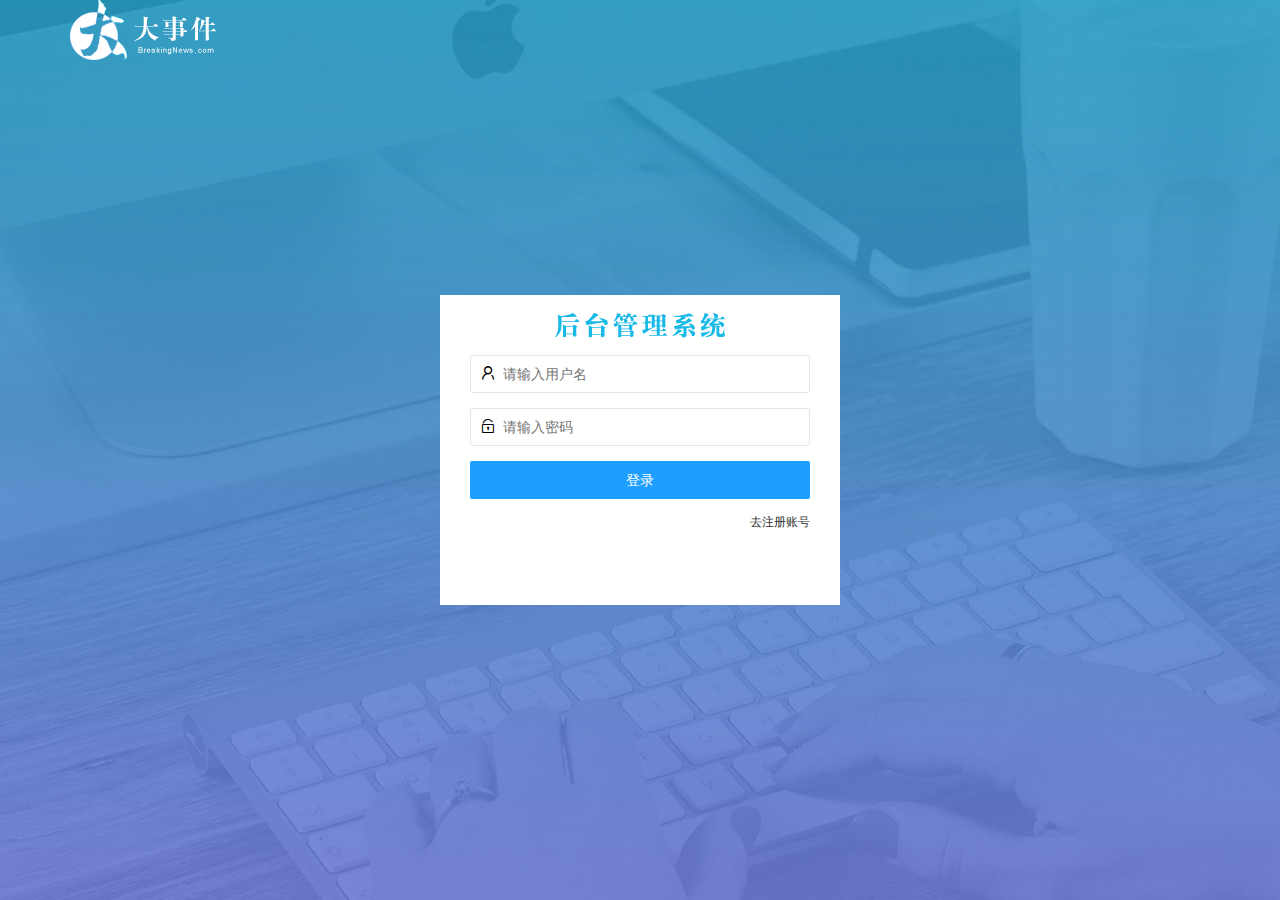
<file: login.html>
<!DOCTYPE html>
<html lang="en">
<head>
    <meta charset="UTF-8">
    <meta name="viewport" content="width=device-width, initial-scale=1.0">
    <title>大事件后台管理系统登陆</title>
       <!-- 导入 LayUI 的样式 -->
       <link rel="stylesheet" href="assets/lib/layui/css/layui.css" />
       <!-- 导入自己的样式表 -->
       <link rel="stylesheet" href="assets/css/login.css" />
</head>
<body>
    <!-- 头部的 Logo 区域 -->
    <div class="layui-main">
        <img src="assets/images/logo.png" alt="" />
      </div>
  
      <!-- 登录注册区域 -->
      <div class="loginAndRegBox">
        <div class="title-box"></div>
        <!-- 登录的div -->
        <div class="login-box">
          <!-- 登录的表单 -->
          <form class="layui-form" id="form_login">
            <!-- 用户名 -->
            <div class="layui-form-item">
              <i class="layui-icon layui-icon-username"></i>
              <input type="text" name="username" required lay-verify="required" placeholder="请输入用户名" autocomplete="off" class="layui-input" />
            </div>
            <!-- 密码 -->
            <div class="layui-form-item">
              <i class="layui-icon layui-icon-password"></i>
              <input type="password" name="password" required lay-verify="required|pwd" placeholder="请输入密码" autocomplete="off" class="layui-input" />
            </div>
            <!-- 登录按钮 -->
            <div class="layui-form-item">
              <!-- 注意：表单提交按钮和普通按钮的区别，就是 lay-submit 属性 -->
              <button class="layui-btn layui-btn-fluid layui-btn-normal" lay-submit>登录</button>
            </div>
            <div class="layui-form-item links">
              <a href="javascript:;" id="link_reg">去注册账号</a>
            </div>
          </form>
        </div>
        <!-- 注册的div -->
        <div class="reg-box">
          <!-- 注册的表单 -->
          <form class="layui-form" id="form_reg">
            <!-- 用户名 -->
            <div class="layui-form-item">
              <i class="layui-icon layui-icon-username"></i>
              <input type="text" name="username" required lay-verify="required" placeholder="请输入用户名" autocomplete="off" class="layui-input" />
            </div>
            <!-- 密码 -->
            <div class="layui-form-item">
              <i class="layui-icon layui-icon-password"></i>
              <input type="password" name="password" required lay-verify="required|pwd" placeholder="请输入密码" autocomplete="off" class="layui-input" />
            </div>
            <!-- 密码确认框 -->
            <div class="layui-form-item">
              <i class="layui-icon layui-icon-password"></i>
              <input type="password" name="repassword" required lay-verify="required|pwd|repwd" placeholder="再次确认密码" autocomplete="off" class="layui-input" />
            </div>
            <!-- 注册按钮 -->
            <div class="layui-form-item">
              <!-- 注意：表单提交按钮和普通按钮的区别，就是 lay-submit 属性 -->
              <button class="layui-btn layui-btn-fluid layui-btn-normal" lay-submit>注册</button>
            </div>
            <div class="layui-form-item links">
              <a href="javascript:;" id="link_login">去登录</a>
            </div>
          </form>
        </div>
      </div>
</body>

    <!-- 导入 Layui 的JS文件 -->
    <script src="assets/lib/layui/layui.all.js"></script>
    <!-- 导入 JQuery -->
    <script src="assets/lib/jquery.js"></script>
    <!-- 导入自己封装的 baseAPI.js -->
    <script src="assets/js/baseAPI.js"></script>
    <!-- 导入自己的 JavaScript 脚本 -->
    <script src="assets/js/login.js"></script>
</html>
</file>
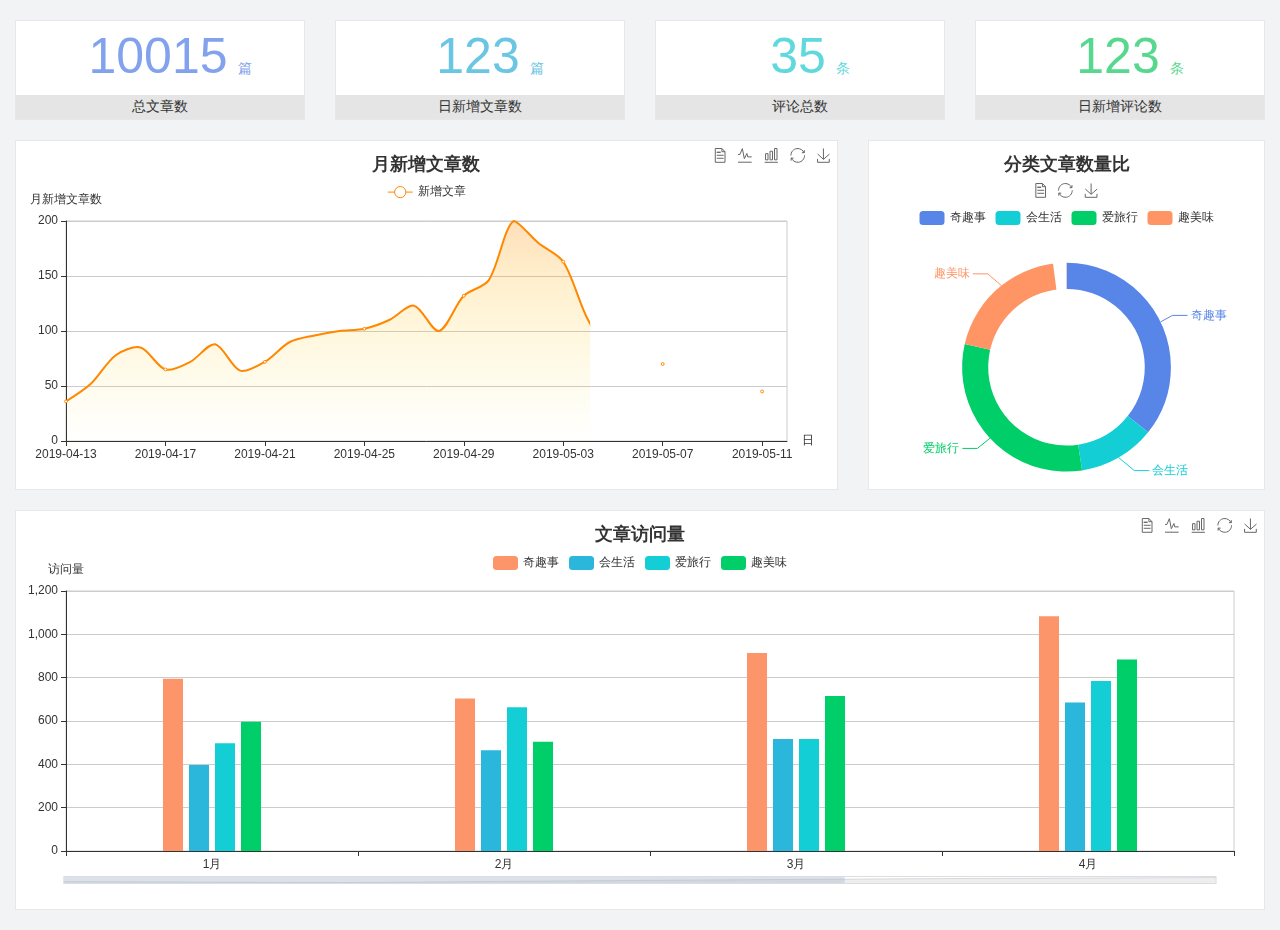
<file: home/dashboard.html>
<!DOCTYPE html>
<html lang="en">

<head>
  <meta charset="UTF-8">
  <meta name="viewport" content="width=device-width, initial-scale=1.0">
  <meta http-equiv="X-UA-Compatible" content="ie=edge">
  <title>图表统计</title>
  <link rel="stylesheet" href="../assets/lib/bootstrap.css" />
  <link rel="stylesheet" href="../assets/lib/main.css" />
  <script src="../assets/lib/jquery.js"></script>
  <script type="text/javascript" src="../assets/lib/echarts.min.js"></script>
</head>

<body>
  <div class="container-fluid">
    <div class="row spannel_list">
      <div class="col-sm-3 col-xs-6">
        <div class="spannel">
          <em>10015</em><span>篇</span>
          <b>总文章数</b>
        </div>
      </div>
      <div class="col-sm-3 col-xs-6">
        <div class="spannel scolor01">
          <em>123</em><span>篇</span>
          <b>日新增文章数</b>
        </div>
      </div>
      <div class="col-sm-3 col-xs-6">
        <div class="spannel scolor02">
          <em>35</em><span>条</span>
          <b>评论总数</b>
        </div>
      </div>
      <div class="col-sm-3 col-xs-6">
        <div class="spannel scolor03">
          <em>123</em><span>条</span>
          <b>日新增评论数</b>
        </div>
      </div>
    </div>
  </div>

  <div class="container-fluid">
    <div class="row curve-pie">
      <div class="col-lg-8 col-md-8">
        <div class="gragh_pannel" id="curve_show"></div>
      </div>
      <div class="col-lg-4 col-md-4">
        <div class="gragh_pannel" id="pie_show"></div>
      </div>
    </div>
  </div>

  <div class="container-fluid">
    <div class="column_pannel" id="column_show"></div>
  </div>

  <script>
    var oChart = echarts.init(document.getElementById('curve_show'));
    var aList_all = [
      { 'count': 36, 'date': '2019-04-13' },
      { 'count': 52, 'date': '2019-04-14' },
      { 'count': 78, 'date': '2019-04-15' },
      { 'count': 85, 'date': '2019-04-16' },
      { 'count': 65, 'date': '2019-04-17' },
      { 'count': 72, 'date': '2019-04-18' },
      { 'count': 88, 'date': '2019-04-19' },
      { 'count': 64, 'date': '2019-04-20' },
      { 'count': 72, 'date': '2019-04-21' },
      { 'count': 90, 'date': '2019-04-22' },
      { 'count': 96, 'date': '2019-04-23' },
      { 'count': 100, 'date': '2019-04-24' },
      { 'count': 102, 'date': '2019-04-25' },
      { 'count': 110, 'date': '2019-04-26' },
      { 'count': 123, 'date': '2019-04-27' },
      { 'count': 100, 'date': '2019-04-28' },
      { 'count': 132, 'date': '2019-04-29' },
      { 'count': 146, 'date': '2019-04-30' },
      { 'count': 200, 'date': '2019-05-01' },
      { 'count': 180, 'date': '2019-05-02' },
      { 'count': 163, 'date': '2019-05-03' },
      { 'count': 110, 'date': '2019-05-04' },
      { 'count': 80, 'date': '2019-05-05' },
      { 'count': 82, 'date': '2019-05-06' },
      { 'count': 70, 'date': '2019-05-07' },
      { 'count': 65, 'date': '2019-05-08' },
      { 'count': 54, 'date': '2019-05-09' },
      { 'count': 40, 'date': '2019-05-10' },
      { 'count': 45, 'date': '2019-05-11' },
      { 'count': 38, 'date': '2019-05-12' },
    ];

    let aCount = [];
    let aDate = [];

    for (var i = 0; i < aList_all.length; i++) {
      aCount.push(aList_all[i].count);
      aDate.push(aList_all[i].date);
    }

    var chartopt = {
      title: {
        text: '月新增文章数',
        left: 'center',
        top: '10'
      },
      tooltip: {
        trigger: 'axis'
      },
      legend: {
        data: ['新增文章'],
        top: '40'
      },
      toolbox: {
        show: true,
        feature: {
          mark: { show: true },
          dataView: { show: true, readOnly: false },
          magicType: { show: true, type: ['line', 'bar'] },
          restore: { show: true },
          saveAsImage: { show: true }
        }
      },
      calculable: true,
      xAxis: [
        {
          name: '日',
          type: 'category',
          boundaryGap: false,
          data: aDate
        }
      ],
      yAxis: [
        {
          name: '月新增文章数',
          type: 'value'
        }
      ],
      series: [
        {
          name: '新增文章',
          type: 'line',
          smooth: true,
          itemStyle: { normal: { areaStyle: { type: 'default' }, color: '#f80' }, lineStyle: { color: '#f80' } },
          data: aCount
        }],
      areaStyle: {
        normal: {
          color: new echarts.graphic.LinearGradient(0, 0, 0, 1, [{
            offset: 0,
            color: 'rgba(255,136,0,0.39)'
          }, {
            offset: .34,
            color: 'rgba(255,180,0,0.25)'
          }, {
            offset: 1,
            color: 'rgba(255,222,0,0.00)'
          }])

        }
      },
      grid: {
        show: true,
        x: 50,
        x2: 50,
        y: 80,
        height: 220
      }
    };

    oChart.setOption(chartopt);


    var oPie = echarts.init(document.getElementById('pie_show'));
    var oPieopt =
    {
      title: {
        top: 10,
        text: '分类文章数量比',
        x: 'center'
      },
      tooltip: {
        trigger: 'item',
        formatter: "{a} <br/>{b} : {c} ({d}%)"
      },
      color: ['#5885e8', '#13cfd5', '#00ce68', '#ff9565'],
      legend: {
        x: 'center',
        top: 65,
        data: ['奇趣事', '会生活', '爱旅行', '趣美味']
      },
      toolbox: {
        show: true,
        x: 'center',
        top: 35,
        feature: {
          mark: { show: true },
          dataView: { show: true, readOnly: false },
          magicType: {
            show: true,
            type: ['pie', 'funnel'],
            option: {
              funnel: {
                x: '25%',
                width: '50%',
                funnelAlign: 'left',
                max: 1548
              }
            }
          },
          restore: { show: true },
          saveAsImage: { show: true }
        }
      },
      calculable: true,
      series: [
        {
          name: '访问来源',
          type: 'pie',
          radius: ['45%', '60%'],
          center: ['50%', '65%'],
          data: [
            { value: 300, name: '奇趣事' },
            { value: 100, name: '会生活' },
            { value: 260, name: '爱旅行' },
            { value: 180, name: '趣美味' }
          ]
        }
      ]
    };
    oPie.setOption(oPieopt);



    var oColumn = this.echarts.init(document.getElementById('column_show'));
    var oColumnopt =
    {
      title: {
        text: '文章访问量',
        left: 'center',
        top: '10'
      },
      tooltip: {
        trigger: 'axis'
      },
      legend: {
        data: ['奇趣事', '会生活', '爱旅行', '趣美味'],
        top: '40'
      },
      toolbox: {
        show: true,
        feature: {
          mark: { show: true },
          dataView: { show: true, readOnly: false },
          magicType: { show: true, type: ['line', 'bar'] },
          restore: { show: true },
          saveAsImage: { show: true }
        }
      },
      calculable: true,
      xAxis: [
        {
          type: 'category',
          data: ['1月', '2月', '3月', '4月', '5月']
        }
      ],
      yAxis: [
        {
          name: '访问量',
          type: 'value'
        }
      ],
      series: [
        {
          name: '奇趣事',
          type: 'bar',
          barWidth: 20,
          itemStyle: {
            normal: { areaStyle: { type: 'default' }, color: '#fd956a' }
          },
          data: [800, 708, 920, 1090, 1200]
        },
        {
          name: '会生活',
          type: 'bar',
          barWidth: 20,
          itemStyle: {
            normal: { areaStyle: { type: 'default' }, color: '#2bb6db' }
          },
          data: [400, 468, 520, 690, 800]
        },
        {
          name: '爱旅行',
          type: 'bar',
          barWidth: 20,
          itemStyle: {
            normal: { areaStyle: { type: 'default' }, color: '#13cfd5' }
          },
          data: [500, 668, 520, 790, 900]
        },
        {
          name: '趣美味',
          type: 'bar',
          barWidth: 20,
          itemStyle: {
            normal: { areaStyle: { type: 'default' }, color: '#00ce68' }
          },
          data: [600, 508, 720, 890, 1000]
        }
      ],
      grid: {
        show: true,
        x: 50,
        x2: 30,
        y: 80,
        height: 260
      },
      dataZoom: [//给x轴设置滚动条
        {
          start: 0,//默认为0
          end: 100 - 1000 / 31,//默认为100
          type: 'slider',
          show: true,
          xAxisIndex: [0],
          handleSize: 0,//滑动条的 左右2个滑动条的大小
          height: 8,//组件高度
          left: 45, //左边的距离
          right: 50,//右边的距离
          bottom: 26,//右边的距离
          handleColor: '#ddd',//h滑动图标的颜色
          handleStyle: {
            borderColor: "#cacaca",
            borderWidth: "1",
            shadowBlur: 2,
            background: "#ddd",
            shadowColor: "#ddd",
          }
        }]
    };
    oColumn.setOption(oColumnopt);
  </script>
</body>

</html>
</file>
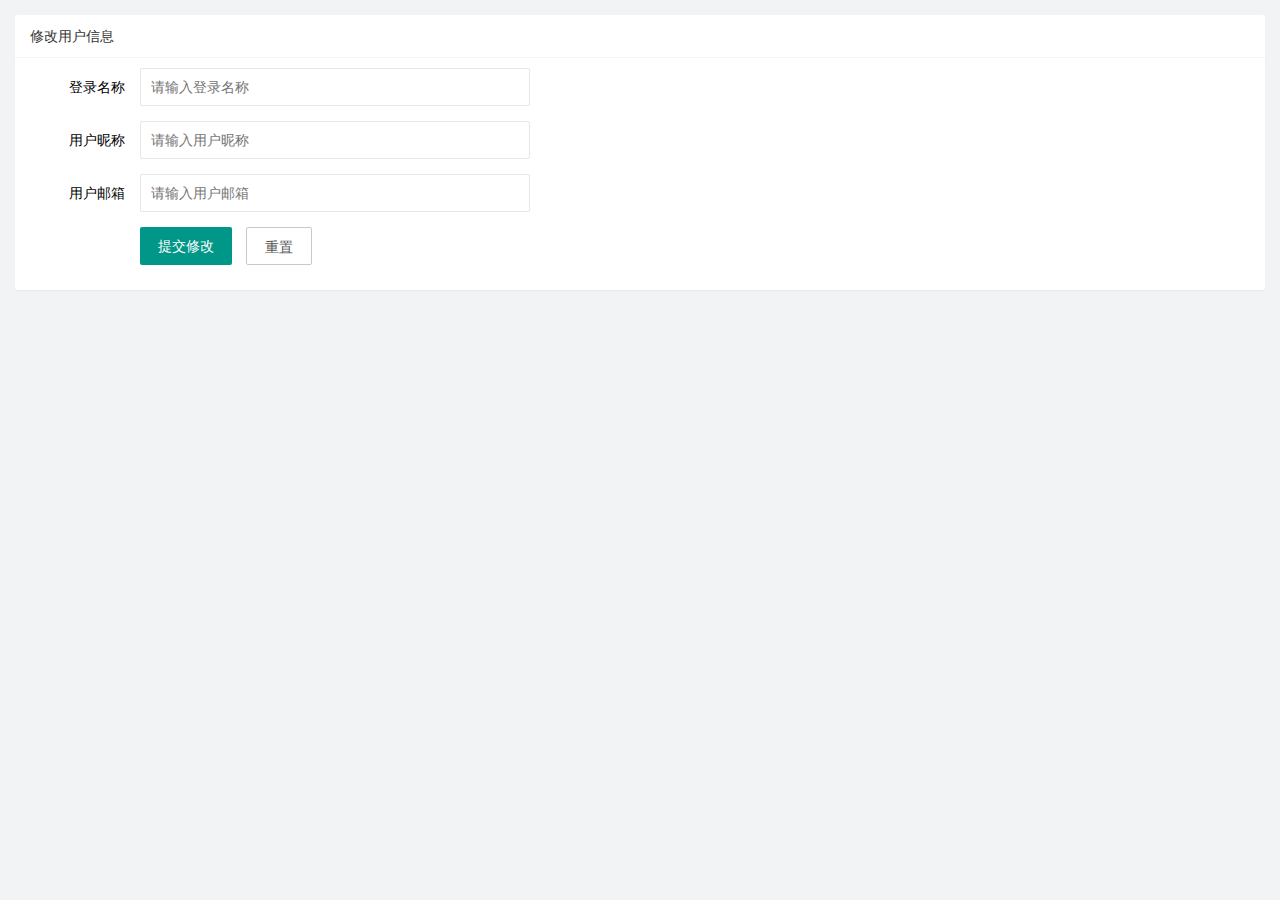
<file: user/user_info.html>
<!DOCTYPE html>
<html lang="en">
<head>
    <meta charset="UTF-8">
    <meta name="viewport" content="width=device-width, initial-scale=1.0">
    <title>用户基本信息</title>
        <!-- 导入 layui 的样式 -->
        <link rel="stylesheet" href="../assets/lib/layui/css/layui.css" />
        <!-- 导入自己的样式 -->
        <link rel="stylesheet" href="../assets/css/user/user_info.css" />
</head>
<body>
    <!-- 卡片区域 -->
    <div class="layui-card">
      <div class="layui-card-header">修改用户信息</div>
      <div class="layui-card-body">
        <!-- form 表单区域 -->
        <form class="layui-form" lay-filter="formUserInfo">
          <!-- 这是隐藏域 -->
          <input type="hidden" name="id" value="" />
          <div class="layui-form-item">
            <label class="layui-form-label">登录名称</label>
            <div class="layui-input-block">
              <input type="text" name="username" required lay-verify="required" placeholder="请输入登录名称" autocomplete="off" class="layui-input" readonly />
            </div>
          </div>
          <div class="layui-form-item">
            <label class="layui-form-label">用户昵称</label>
            <div class="layui-input-block">
              <input type="text" name="nickname" required lay-verify="required|nickname" placeholder="请输入用户昵称" autocomplete="off" class="layui-input" />
            </div>
          </div>
          <div class="layui-form-item">
            <label class="layui-form-label">用户邮箱</label>
            <div class="layui-input-block">
              <input type="text" name="email" required lay-verify="required|email" placeholder="请输入用户邮箱" autocomplete="off" class="layui-input" />
            </div>
          </div>
          <div class="layui-form-item">
            <div class="layui-input-block">
              <button class="layui-btn" lay-submit lay-filter="formDemo">提交修改</button>
              <button type="reset" class="layui-btn layui-btn-primary" id="btnReset">重置</button>
            </div>
          </div>
        </form>
      </div>
    </div>
  </body>
      <!-- 导入 layui 的 js -->
      <script src="../assets/lib/layui/layui.all.js"></script>
      <!-- 导入 jquery -->
      <script src="../assets/lib/jquery.js"></script>
      <!-- 导入 baseAPI -->
      <script src="../assets/js/baseAPI.js"></script>
      <!-- 导入自己的 js -->
      <script src="../assets/js/user/user_info.js"></script>
</html>
</file>
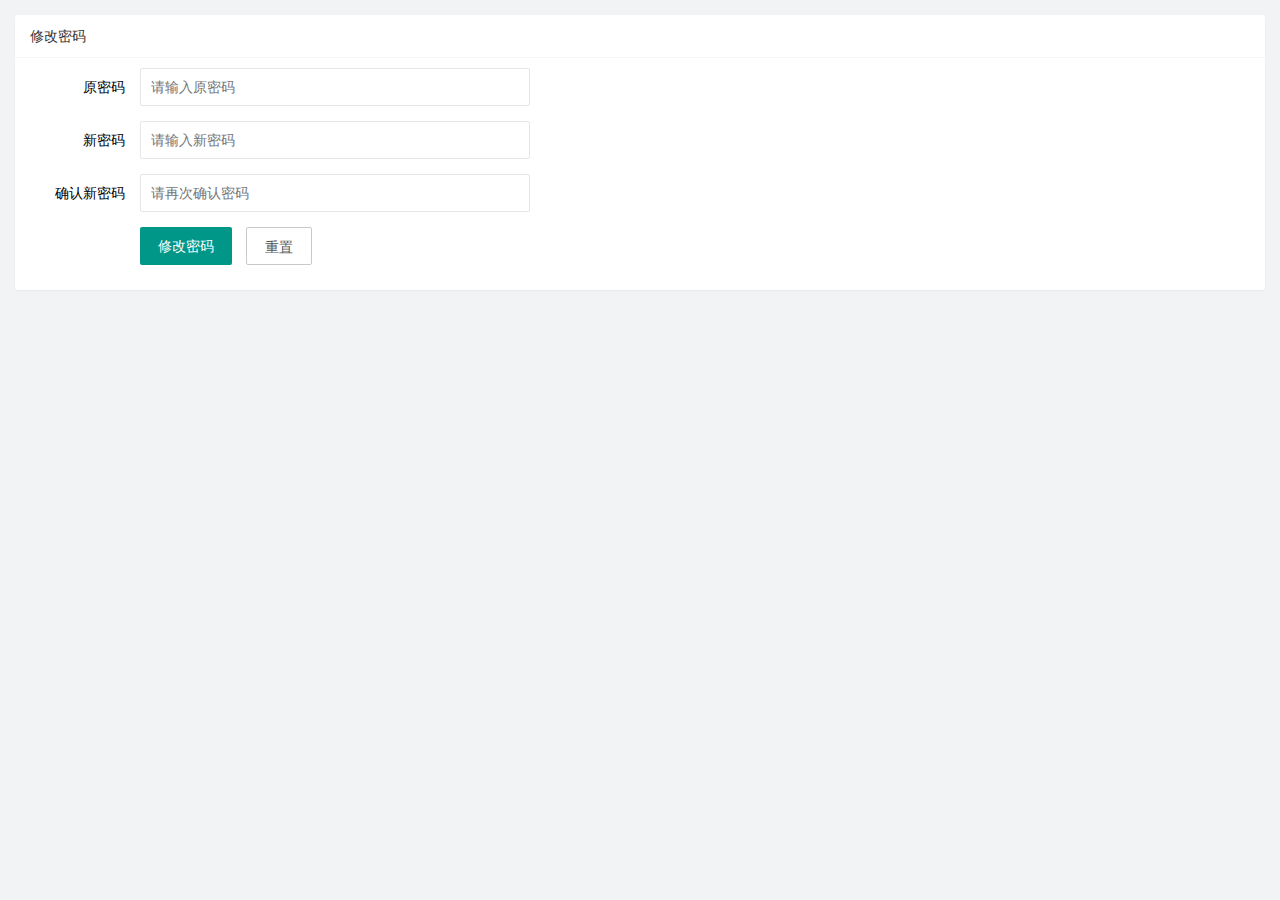
<file: user/user_pwd.html>
<!DOCTYPE html>
<html lang="en">
<head>
    <meta charset="UTF-8">
    <meta name="viewport" content="width=device-width, initial-scale=1.0">
    <title>重置密码</title>
    <link rel="stylesheet" href="../assets/lib/layui/css/layui.css" />
    <link rel="stylesheet" href="../assets/css/user/user_pwd.css" />
  </head>
  <body>
    <!-- 卡片区域 -->
    <div class="layui-card">
      <div class="layui-card-header">修改密码</div>
      <div class="layui-card-body">
        <form class="layui-form">
          <div class="layui-form-item">
            <label class="layui-form-label">原密码</label>
            <div class="layui-input-block">
              <input type="password" name="oldPwd" required lay-verify="required|pwd" placeholder="请输入原密码" autocomplete="off" class="layui-input" />
            </div>
          </div>
          <div class="layui-form-item">
            <label class="layui-form-label">新密码</label>
            <div class="layui-input-block">
              <input type="password" name="newPwd" required lay-verify="required|pwd|samePwd" placeholder="请输入新密码" autocomplete="off" class="layui-input" />
            </div>
          </div>
          <div class="layui-form-item">
            <label class="layui-form-label">确认新密码</label>
            <div class="layui-input-block">
              <input type="password" name="rePwd" required lay-verify="required|pwd|rePwd" placeholder="请再次确认密码" autocomplete="off" class="layui-input" />
            </div>
          </div>
          <div class="layui-form-item">
            <div class="layui-input-block">
              <button class="layui-btn" lay-submit lay-filter="formDemo">修改密码</button>
              <button type="reset" class="layui-btn layui-btn-primary">重置</button>
            </div>
          </div>
        </form>
      </div>
    </div>
  </body>
  
    <!-- 导入 layui 的 js -->
    <script src="../assets/lib/layui/layui.all.js"></script>
    <!-- 导入 jQuery -->
    <script src="../assets/lib/jquery.js"></script>
    <!-- 导入 baseAPI -->
    <script src="../assets/js/baseAPI.js"></script>
    <!-- 导入自己的 js -->
    <script src="../assets/js/user/user_pwd.js"></script>
</html>
</file>
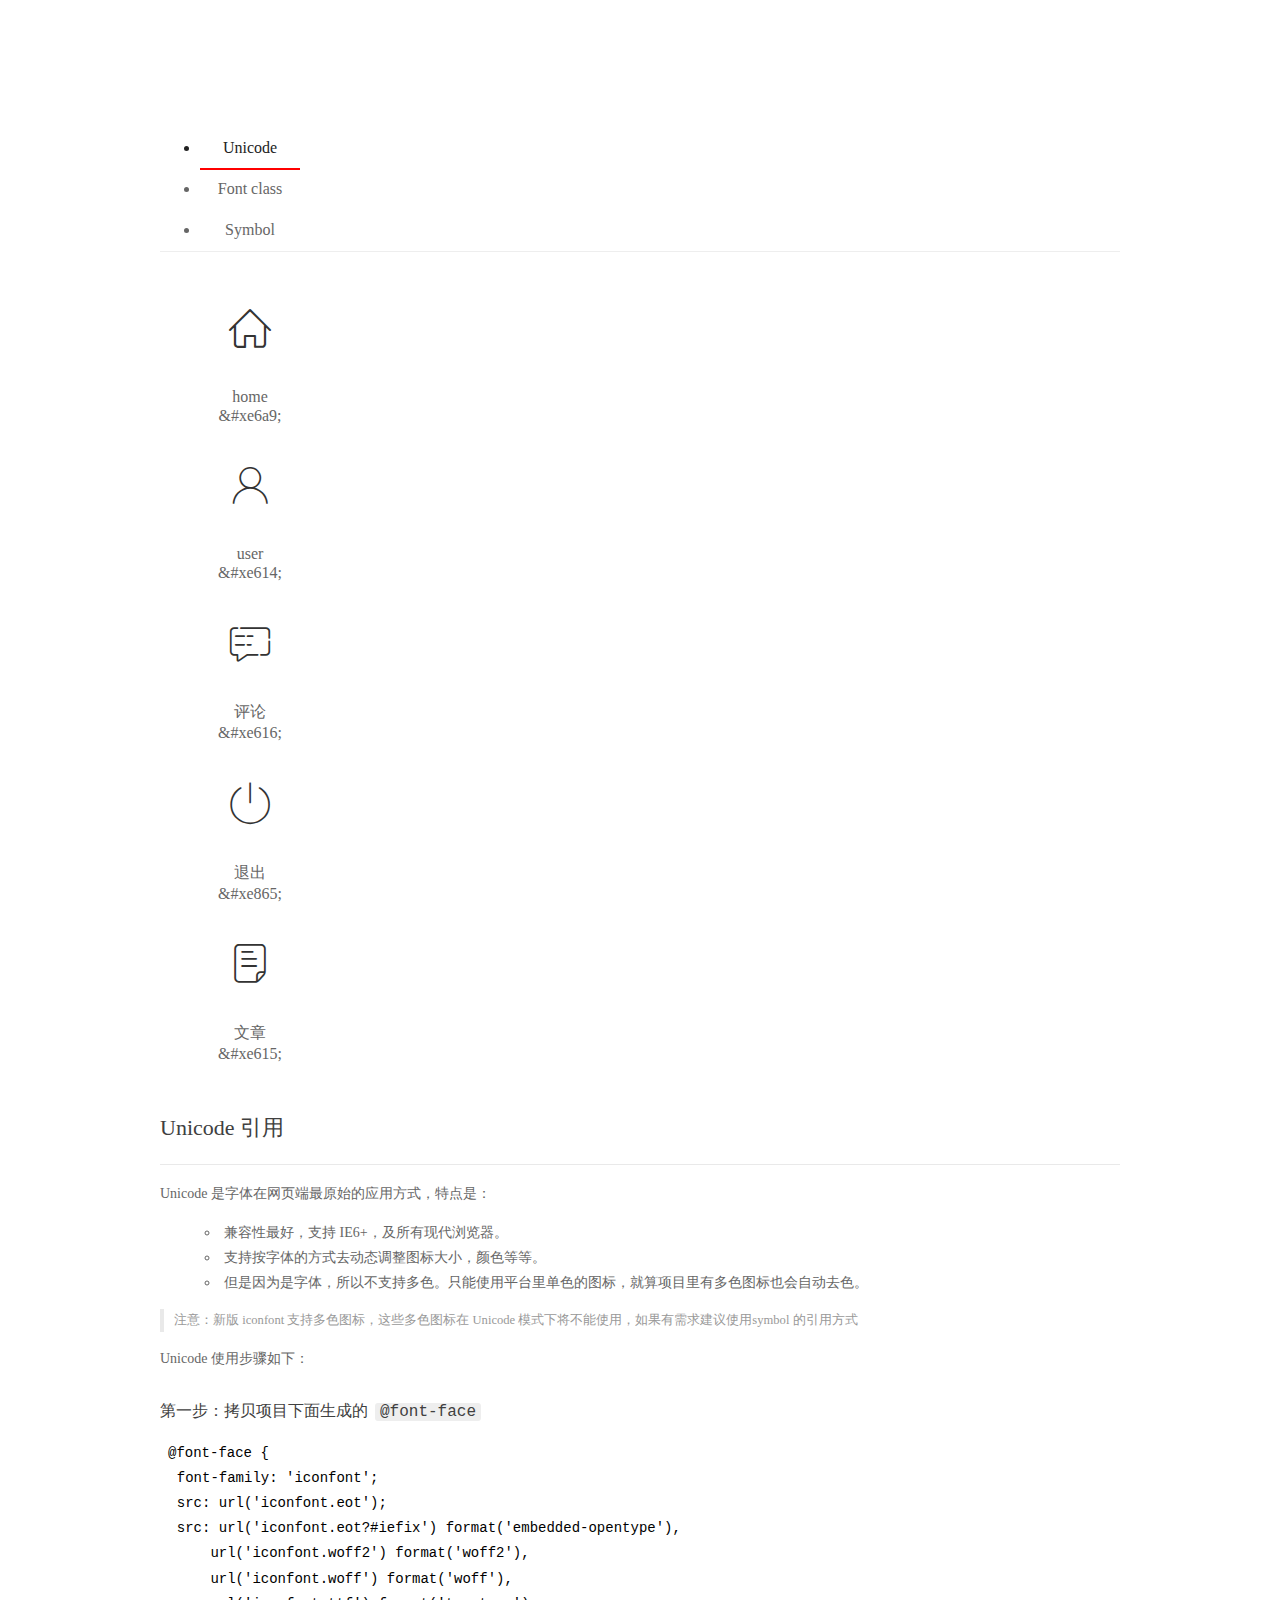
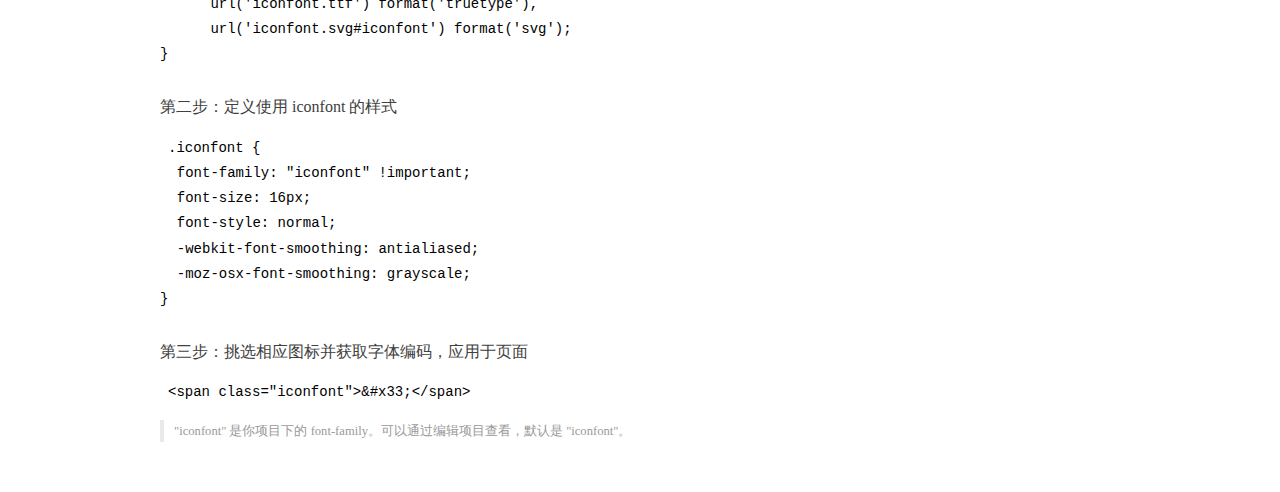
<file: assets/fonts/demo_index.html>
<!DOCTYPE html>
<html>
<head>
  <meta charset="utf-8"/>
  <title>IconFont Demo</title>
  <link rel="shortcut icon" href="https://gtms04.alicdn.com/tps/i4/TB1_oz6GVXXXXaFXpXXJDFnIXXX-64-64.ico" type="image/x-icon"/>
  <link rel="stylesheet" href="https://g.alicdn.com/thx/cube/1.3.2/cube.min.css">
  <link rel="stylesheet" href="demo.css">
  <link rel="stylesheet" href="iconfont.css">
  <script src="iconfont.js"></script>
  <!-- jQuery -->
  <script src="https://a1.alicdn.com/oss/uploads/2018/12/26/7bfddb60-08e8-11e9-9b04-53e73bb6408b.js"></script>
  <!-- 代码高亮 -->
  <script src="https://a1.alicdn.com/oss/uploads/2018/12/26/a3f714d0-08e6-11e9-8a15-ebf944d7534c.js"></script>
</head>
<body>
  <div class="main">
    <h1 class="logo"><a href="https://www.iconfont.cn/" title="iconfont 首页" target="_blank">&#xe86b;</a></h1>
    <div class="nav-tabs">
      <ul id="tabs" class="dib-box">
        <li class="dib active"><span>Unicode</span></li>
        <li class="dib"><span>Font class</span></li>
        <li class="dib"><span>Symbol</span></li>
      </ul>
      
    </div>
    <div class="tab-container">
      <div class="content unicode" style="display: block;">
          <ul class="icon_lists dib-box">
          
            <li class="dib">
              <span class="icon iconfont">&#xe6a9;</span>
                <div class="name">home</div>
                <div class="code-name">&amp;#xe6a9;</div>
              </li>
          
            <li class="dib">
              <span class="icon iconfont">&#xe614;</span>
                <div class="name">user</div>
                <div class="code-name">&amp;#xe614;</div>
              </li>
          
            <li class="dib">
              <span class="icon iconfont">&#xe616;</span>
                <div class="name">评论</div>
                <div class="code-name">&amp;#xe616;</div>
              </li>
          
            <li class="dib">
              <span class="icon iconfont">&#xe865;</span>
                <div class="name">退出</div>
                <div class="code-name">&amp;#xe865;</div>
              </li>
          
            <li class="dib">
              <span class="icon iconfont">&#xe615;</span>
                <div class="name">文章</div>
                <div class="code-name">&amp;#xe615;</div>
              </li>
          
          </ul>
          <div class="article markdown">
          <h2 id="unicode-">Unicode 引用</h2>
          <hr>

          <p>Unicode 是字体在网页端最原始的应用方式，特点是：</p>
          <ul>
            <li>兼容性最好，支持 IE6+，及所有现代浏览器。</li>
            <li>支持按字体的方式去动态调整图标大小，颜色等等。</li>
            <li>但是因为是字体，所以不支持多色。只能使用平台里单色的图标，就算项目里有多色图标也会自动去色。</li>
          </ul>
          <blockquote>
            <p>注意：新版 iconfont 支持多色图标，这些多色图标在 Unicode 模式下将不能使用，如果有需求建议使用symbol 的引用方式</p>
          </blockquote>
          <p>Unicode 使用步骤如下：</p>
          <h3 id="-font-face">第一步：拷贝项目下面生成的 <code>@font-face</code></h3>
<pre><code class="language-css"
>@font-face {
  font-family: 'iconfont';
  src: url('iconfont.eot');
  src: url('iconfont.eot?#iefix') format('embedded-opentype'),
      url('iconfont.woff2') format('woff2'),
      url('iconfont.woff') format('woff'),
      url('iconfont.ttf') format('truetype'),
      url('iconfont.svg#iconfont') format('svg');
}
</code></pre>
          <h3 id="-iconfont-">第二步：定义使用 iconfont 的样式</h3>
<pre><code class="language-css"
>.iconfont {
  font-family: "iconfont" !important;
  font-size: 16px;
  font-style: normal;
  -webkit-font-smoothing: antialiased;
  -moz-osx-font-smoothing: grayscale;
}
</code></pre>
          <h3 id="-">第三步：挑选相应图标并获取字体编码，应用于页面</h3>
<pre>
<code class="language-html"
>&lt;span class="iconfont"&gt;&amp;#x33;&lt;/span&gt;
</code></pre>
          <blockquote>
            <p>"iconfont" 是你项目下的 font-family。可以通过编辑项目查看，默认是 "iconfont"。</p>
          </blockquote>
          </div>
      </div>
      <div class="content font-class">
        <ul class="icon_lists dib-box">
          
          <li class="dib">
            <span class="icon iconfont icon-home"></span>
            <div class="name">
              home
            </div>
            <div class="code-name">.icon-home
            </div>
          </li>
          
          <li class="dib">
            <span class="icon iconfont icon-user"></span>
            <div class="name">
              user
            </div>
            <div class="code-name">.icon-user
            </div>
          </li>
          
          <li class="dib">
            <span class="icon iconfont icon-pinglun"></span>
            <div class="name">
              评论
            </div>
            <div class="code-name">.icon-pinglun
            </div>
          </li>
          
          <li class="dib">
            <span class="icon iconfont icon-tuichu"></span>
            <div class="name">
              退出
            </div>
            <div class="code-name">.icon-tuichu
            </div>
          </li>
          
          <li class="dib">
            <span class="icon iconfont icon-16"></span>
            <div class="name">
              文章
            </div>
            <div class="code-name">.icon-16
            </div>
          </li>
          
        </ul>
        <div class="article markdown">
        <h2 id="font-class-">font-class 引用</h2>
        <hr>

        <p>font-class 是 Unicode 使用方式的一种变种，主要是解决 Unicode 书写不直观，语意不明确的问题。</p>
        <p>与 Unicode 使用方式相比，具有如下特点：</p>
        <ul>
          <li>兼容性良好，支持 IE8+，及所有现代浏览器。</li>
          <li>相比于 Unicode 语意明确，书写更直观。可以很容易分辨这个 icon 是什么。</li>
          <li>因为使用 class 来定义图标，所以当要替换图标时，只需要修改 class 里面的 Unicode 引用。</li>
          <li>不过因为本质上还是使用的字体，所以多色图标还是不支持的。</li>
        </ul>
        <p>使用步骤如下：</p>
        <h3 id="-fontclass-">第一步：引入项目下面生成的 fontclass 代码：</h3>
<pre><code class="language-html">&lt;link rel="stylesheet" href="./iconfont.css"&gt;
</code></pre>
        <h3 id="-">第二步：挑选相应图标并获取类名，应用于页面：</h3>
<pre><code class="language-html">&lt;span class="iconfont icon-xxx"&gt;&lt;/span&gt;
</code></pre>
        <blockquote>
          <p>"
            iconfont" 是你项目下的 font-family。可以通过编辑项目查看，默认是 "iconfont"。</p>
        </blockquote>
      </div>
      </div>
      <div class="content symbol">
          <ul class="icon_lists dib-box">
          
            <li class="dib">
                <svg class="icon svg-icon" aria-hidden="true">
                  <use xlink:href="#icon-home"></use>
                </svg>
                <div class="name">home</div>
                <div class="code-name">#icon-home</div>
            </li>
          
            <li class="dib">
                <svg class="icon svg-icon" aria-hidden="true">
                  <use xlink:href="#icon-user"></use>
                </svg>
                <div class="name">user</div>
                <div class="code-name">#icon-user</div>
            </li>
          
            <li class="dib">
                <svg class="icon svg-icon" aria-hidden="true">
                  <use xlink:href="#icon-pinglun"></use>
                </svg>
                <div class="name">评论</div>
                <div class="code-name">#icon-pinglun</div>
            </li>
          
            <li class="dib">
                <svg class="icon svg-icon" aria-hidden="true">
                  <use xlink:href="#icon-tuichu"></use>
                </svg>
                <div class="name">退出</div>
                <div class="code-name">#icon-tuichu</div>
            </li>
          
            <li class="dib">
                <svg class="icon svg-icon" aria-hidden="true">
                  <use xlink:href="#icon-16"></use>
                </svg>
                <div class="name">文章</div>
                <div class="code-name">#icon-16</div>
            </li>
          
          </ul>
          <div class="article markdown">
          <h2 id="symbol-">Symbol 引用</h2>
          <hr>

          <p>这是一种全新的使用方式，应该说这才是未来的主流，也是平台目前推荐的用法。相关介绍可以参考这篇<a href="">文章</a>
            这种用法其实是做了一个 SVG 的集合，与另外两种相比具有如下特点：</p>
          <ul>
            <li>支持多色图标了，不再受单色限制。</li>
            <li>通过一些技巧，支持像字体那样，通过 <code>font-size</code>, <code>color</code> 来调整样式。</li>
            <li>兼容性较差，支持 IE9+，及现代浏览器。</li>
            <li>浏览器渲染 SVG 的性能一般，还不如 png。</li>
          </ul>
          <p>使用步骤如下：</p>
          <h3 id="-symbol-">第一步：引入项目下面生成的 symbol 代码：</h3>
<pre><code class="language-html">&lt;script src="./iconfont.js"&gt;&lt;/script&gt;
</code></pre>
          <h3 id="-css-">第二步：加入通用 CSS 代码（引入一次就行）：</h3>
<pre><code class="language-html">&lt;style&gt;
.icon {
  width: 1em;
  height: 1em;
  vertical-align: -0.15em;
  fill: currentColor;
  overflow: hidden;
}
&lt;/style&gt;
</code></pre>
          <h3 id="-">第三步：挑选相应图标并获取类名，应用于页面：</h3>
<pre><code class="language-html">&lt;svg class="icon" aria-hidden="true"&gt;
  &lt;use xlink:href="#icon-xxx"&gt;&lt;/use&gt;
&lt;/svg&gt;
</code></pre>
          </div>
      </div>

    </div>
  </div>
  <script>
  $(document).ready(function () {
      $('.tab-container .content:first').show()

      $('#tabs li').click(function (e) {
        var tabContent = $('.tab-container .content')
        var index = $(this).index()

        if ($(this).hasClass('active')) {
          return
        } else {
          $('#tabs li').removeClass('active')
          $(this).addClass('active')

          tabContent.hide().eq(index).fadeIn()
        }
      })
    })
  </script>
</body>
</html>
</file>
<file: assets/lib/layui/css/layui.css>
/** layui-v2.5.5 MIT License By https://www.layui.com */
 .layui-inline,img{display:inline-block;vertical-align:middle}h1,h2,h3,h4,h5,h6{font-weight:400}.layui-edge,.layui-header,.layui-inline,.layui-main{position:relative}.layui-body,.layui-edge,.layui-elip{overflow:hidden}.layui-btn,.layui-edge,.layui-inline,img{vertical-align:middle}.layui-btn,.layui-disabled,.layui-icon,.layui-unselect{-moz-user-select:none;-webkit-user-select:none;-ms-user-select:none}.layui-elip,.layui-form-checkbox span,.layui-form-pane .layui-form-label{text-overflow:ellipsis;white-space:nowrap}.layui-breadcrumb,.layui-tree-btnGroup{visibility:hidden}blockquote,body,button,dd,div,dl,dt,form,h1,h2,h3,h4,h5,h6,input,li,ol,p,pre,td,textarea,th,ul{margin:0;padding:0;-webkit-tap-highlight-color:rgba(0,0,0,0)}a:active,a:hover{outline:0}img{border:none}li{list-style:none}table{border-collapse:collapse;border-spacing:0}h4,h5,h6{font-size:100%}button,input,optgroup,option,select,textarea{font-family:inherit;font-size:inherit;font-style:inherit;font-weight:inherit;outline:0}pre{white-space:pre-wrap;white-space:-moz-pre-wrap;white-space:-pre-wrap;white-space:-o-pre-wrap;word-wrap:break-word}body{line-height:24px;font:14px Helvetica Neue,Helvetica,PingFang SC,Tahoma,Arial,sans-serif}hr{height:1px;margin:10px 0;border:0;clear:both}a{color:#333;text-decoration:none}a:hover{color:#777}a cite{font-style:normal;*cursor:pointer}.layui-border-box,.layui-border-box *{box-sizing:border-box}.layui-box,.layui-box *{box-sizing:content-box}.layui-clear{clear:both;*zoom:1}.layui-clear:after{content:'\20';clear:both;*zoom:1;display:block;height:0}.layui-inline{*display:inline;*zoom:1}.layui-edge{display:inline-block;width:0;height:0;border-width:6px;border-style:dashed;border-color:transparent}.layui-edge-top{top:-4px;border-bottom-color:#999;border-bottom-style:solid}.layui-edge-right{border-left-color:#999;border-left-style:solid}.layui-edge-bottom{top:2px;border-top-color:#999;border-top-style:solid}.layui-edge-left{border-right-color:#999;border-right-style:solid}.layui-disabled,.layui-disabled:hover{color:#d2d2d2!important;cursor:not-allowed!important}.layui-circle{border-radius:100%}.layui-show{display:block!important}.layui-hide{display:none!important}@font-face{font-family:layui-icon;src:url(../font/iconfont.eot?v=250);src:url(../font/iconfont.eot?v=250#iefix) format('embedded-opentype'),url(../font/iconfont.woff2?v=250) format('woff2'),url(../font/iconfont.woff?v=250) format('woff'),url(../font/iconfont.ttf?v=250) format('truetype'),url(../font/iconfont.svg?v=250#layui-icon) format('svg')}.layui-icon{font-family:layui-icon!important;font-size:16px;font-style:normal;-webkit-font-smoothing:antialiased;-moz-osx-font-smoothing:grayscale}.layui-icon-reply-fill:before{content:"\e611"}.layui-icon-set-fill:before{content:"\e614"}.layui-icon-menu-fill:before{content:"\e60f"}.layui-icon-search:before{content:"\e615"}.layui-icon-share:before{content:"\e641"}.layui-icon-set-sm:before{content:"\e620"}.layui-icon-engine:before{content:"\e628"}.layui-icon-close:before{content:"\1006"}.layui-icon-close-fill:before{content:"\1007"}.layui-icon-chart-screen:before{content:"\e629"}.layui-icon-star:before{content:"\e600"}.layui-icon-circle-dot:before{content:"\e617"}.layui-icon-chat:before{content:"\e606"}.layui-icon-release:before{content:"\e609"}.layui-icon-list:before{content:"\e60a"}.layui-icon-chart:before{content:"\e62c"}.layui-icon-ok-circle:before{content:"\1005"}.layui-icon-layim-theme:before{content:"\e61b"}.layui-icon-table:before{content:"\e62d"}.layui-icon-right:before{content:"\e602"}.layui-icon-left:before{content:"\e603"}.layui-icon-cart-simple:before{content:"\e698"}.layui-icon-face-cry:before{content:"\e69c"}.layui-icon-face-smile:before{content:"\e6af"}.layui-icon-survey:before{content:"\e6b2"}.layui-icon-tree:before{content:"\e62e"}.layui-icon-upload-circle:before{content:"\e62f"}.layui-icon-add-circle:before{content:"\e61f"}.layui-icon-download-circle:before{content:"\e601"}.layui-icon-templeate-1:before{content:"\e630"}.layui-icon-util:before{content:"\e631"}.layui-icon-face-surprised:before{content:"\e664"}.layui-icon-edit:before{content:"\e642"}.layui-icon-speaker:before{content:"\e645"}.layui-icon-down:before{content:"\e61a"}.layui-icon-file:before{content:"\e621"}.layui-icon-layouts:before{content:"\e632"}.layui-icon-rate-half:before{content:"\e6c9"}.layui-icon-add-circle-fine:before{content:"\e608"}.layui-icon-prev-circle:before{content:"\e633"}.layui-icon-read:before{content:"\e705"}.layui-icon-404:before{content:"\e61c"}.layui-icon-carousel:before{content:"\e634"}.layui-icon-help:before{content:"\e607"}.layui-icon-code-circle:before{content:"\e635"}.layui-icon-water:before{content:"\e636"}.layui-icon-username:before{content:"\e66f"}.layui-icon-find-fill:before{content:"\e670"}.layui-icon-about:before{content:"\e60b"}.layui-icon-location:before{content:"\e715"}.layui-icon-up:before{content:"\e619"}.layui-icon-pause:before{content:"\e651"}.layui-icon-date:before{content:"\e637"}.layui-icon-layim-uploadfile:before{content:"\e61d"}.layui-icon-delete:before{content:"\e640"}.layui-icon-play:before{content:"\e652"}.layui-icon-top:before{content:"\e604"}.layui-icon-friends:before{content:"\e612"}.layui-icon-refresh-3:before{content:"\e9aa"}.layui-icon-ok:before{content:"\e605"}.layui-icon-layer:before{content:"\e638"}.layui-icon-face-smile-fine:before{content:"\e60c"}.layui-icon-dollar:before{content:"\e659"}.layui-icon-group:before{content:"\e613"}.layui-icon-layim-download:before{content:"\e61e"}.layui-icon-picture-fine:before{content:"\e60d"}.layui-icon-link:before{content:"\e64c"}.layui-icon-diamond:before{content:"\e735"}.layui-icon-log:before{content:"\e60e"}.layui-icon-rate-solid:before{content:"\e67a"}.layui-icon-fonts-del:before{content:"\e64f"}.layui-icon-unlink:before{content:"\e64d"}.layui-icon-fonts-clear:before{content:"\e639"}.layui-icon-triangle-r:before{content:"\e623"}.layui-icon-circle:before{content:"\e63f"}.layui-icon-radio:before{content:"\e643"}.layui-icon-align-center:before{content:"\e647"}.layui-icon-align-right:before{content:"\e648"}.layui-icon-align-left:before{content:"\e649"}.layui-icon-loading-1:before{content:"\e63e"}.layui-icon-return:before{content:"\e65c"}.layui-icon-fonts-strong:before{content:"\e62b"}.layui-icon-upload:before{content:"\e67c"}.layui-icon-dialogue:before{content:"\e63a"}.layui-icon-video:before{content:"\e6ed"}.layui-icon-headset:before{content:"\e6fc"}.layui-icon-cellphone-fine:before{content:"\e63b"}.layui-icon-add-1:before{content:"\e654"}.layui-icon-face-smile-b:before{content:"\e650"}.layui-icon-fonts-html:before{content:"\e64b"}.layui-icon-form:before{content:"\e63c"}.layui-icon-cart:before{content:"\e657"}.layui-icon-camera-fill:before{content:"\e65d"}.layui-icon-tabs:before{content:"\e62a"}.layui-icon-fonts-code:before{content:"\e64e"}.layui-icon-fire:before{content:"\e756"}.layui-icon-set:before{content:"\e716"}.layui-icon-fonts-u:before{content:"\e646"}.layui-icon-triangle-d:before{content:"\e625"}.layui-icon-tips:before{content:"\e702"}.layui-icon-picture:before{content:"\e64a"}.layui-icon-more-vertical:before{content:"\e671"}.layui-icon-flag:before{content:"\e66c"}.layui-icon-loading:before{content:"\e63d"}.layui-icon-fonts-i:before{content:"\e644"}.layui-icon-refresh-1:before{content:"\e666"}.layui-icon-rmb:before{content:"\e65e"}.layui-icon-home:before{content:"\e68e"}.layui-icon-user:before{content:"\e770"}.layui-icon-notice:before{content:"\e667"}.layui-icon-login-weibo:before{content:"\e675"}.layui-icon-voice:before{content:"\e688"}.layui-icon-upload-drag:before{content:"\e681"}.layui-icon-login-qq:before{content:"\e676"}.layui-icon-snowflake:before{content:"\e6b1"}.layui-icon-file-b:before{content:"\e655"}.layui-icon-template:before{content:"\e663"}.layui-icon-auz:before{content:"\e672"}.layui-icon-console:before{content:"\e665"}.layui-icon-app:before{content:"\e653"}.layui-icon-prev:before{content:"\e65a"}.layui-icon-website:before{content:"\e7ae"}.layui-icon-next:before{content:"\e65b"}.layui-icon-component:before{content:"\e857"}.layui-icon-more:before{content:"\e65f"}.layui-icon-login-wechat:before{content:"\e677"}.layui-icon-shrink-right:before{content:"\e668"}.layui-icon-spread-left:before{content:"\e66b"}.layui-icon-camera:before{content:"\e660"}.layui-icon-note:before{content:"\e66e"}.layui-icon-refresh:before{content:"\e669"}.layui-icon-female:before{content:"\e661"}.layui-icon-male:before{content:"\e662"}.layui-icon-password:before{content:"\e673"}.layui-icon-senior:before{content:"\e674"}.layui-icon-theme:before{content:"\e66a"}.layui-icon-tread:before{content:"\e6c5"}.layui-icon-praise:before{content:"\e6c6"}.layui-icon-star-fill:before{content:"\e658"}.layui-icon-rate:before{content:"\e67b"}.layui-icon-template-1:before{content:"\e656"}.layui-icon-vercode:before{content:"\e679"}.layui-icon-cellphone:before{content:"\e678"}.layui-icon-screen-full:before{content:"\e622"}.layui-icon-screen-restore:before{content:"\e758"}.layui-icon-cols:before{content:"\e610"}.layui-icon-export:before{content:"\e67d"}.layui-icon-print:before{content:"\e66d"}.layui-icon-slider:before{content:"\e714"}.layui-icon-addition:before{content:"\e624"}.layui-icon-subtraction:before{content:"\e67e"}.layui-icon-service:before{content:"\e626"}.layui-icon-transfer:before{content:"\e691"}.layui-main{width:1140px;margin:0 auto}.layui-header{z-index:1000;height:60px}.layui-header a:hover{transition:all .5s;-webkit-transition:all .5s}.layui-side{position:fixed;left:0;top:0;bottom:0;z-index:999;width:200px;overflow-x:hidden}.layui-side-scroll{position:relative;width:220px;height:100%;overflow-x:hidden}.layui-body{position:absolute;left:200px;right:0;top:0;bottom:0;z-index:998;width:auto;overflow-y:auto;box-sizing:border-box}.layui-layout-body{overflow:hidden}.layui-layout-admin .layui-header{background-color:#23262E}.layui-layout-admin .layui-side{top:60px;width:200px;overflow-x:hidden}.layui-layout-admin .layui-body{position:fixed;top:60px;bottom:44px}.layui-layout-admin .layui-main{width:auto;margin:0 15px}.layui-layout-admin .layui-footer{position:fixed;left:200px;right:0;bottom:0;height:44px;line-height:44px;padding:0 15px;background-color:#eee}.layui-layout-admin .layui-logo{position:absolute;left:0;top:0;width:200px;height:100%;line-height:60px;text-align:center;color:#009688;font-size:16px}.layui-layout-admin .layui-header .layui-nav{background:0 0}.layui-layout-left{position:absolute!important;left:200px;top:0}.layui-layout-right{position:absolute!important;right:0;top:0}.layui-container{position:relative;margin:0 auto;padding:0 15px;box-sizing:border-box}.layui-fluid{position:relative;margin:0 auto;padding:0 15px}.layui-row:after,.layui-row:before{content:'';display:block;clear:both}.layui-col-lg1,.layui-col-lg10,.layui-col-lg11,.layui-col-lg12,.layui-col-lg2,.layui-col-lg3,.layui-col-lg4,.layui-col-lg5,.layui-col-lg6,.layui-col-lg7,.layui-col-lg8,.layui-col-lg9,.layui-col-md1,.layui-col-md10,.layui-col-md11,.layui-col-md12,.layui-col-md2,.layui-col-md3,.layui-col-md4,.layui-col-md5,.layui-col-md6,.layui-col-md7,.layui-col-md8,.layui-col-md9,.layui-col-sm1,.layui-col-sm10,.layui-col-sm11,.layui-col-sm12,.layui-col-sm2,.layui-col-sm3,.layui-col-sm4,.layui-col-sm5,.layui-col-sm6,.layui-col-sm7,.layui-col-sm8,.layui-col-sm9,.layui-col-xs1,.layui-col-xs10,.layui-col-xs11,.layui-col-xs12,.layui-col-xs2,.layui-col-xs3,.layui-col-xs4,.layui-col-xs5,.layui-col-xs6,.layui-col-xs7,.layui-col-xs8,.layui-col-xs9{position:relative;display:block;box-sizing:border-box}.layui-col-xs1,.layui-col-xs10,.layui-col-xs11,.layui-col-xs12,.layui-col-xs2,.layui-col-xs3,.layui-col-xs4,.layui-col-xs5,.layui-col-xs6,.layui-col-xs7,.layui-col-xs8,.layui-col-xs9{float:left}.layui-col-xs1{width:8.33333333%}.layui-col-xs2{width:16.66666667%}.layui-col-xs3{width:25%}.layui-col-xs4{width:33.33333333%}.layui-col-xs5{width:41.66666667%}.layui-col-xs6{width:50%}.layui-col-xs7{width:58.33333333%}.layui-col-xs8{width:66.66666667%}.layui-col-xs9{width:75%}.layui-col-xs10{width:83.33333333%}.layui-col-xs11{width:91.66666667%}.layui-col-xs12{width:100%}.layui-col-xs-offset1{margin-left:8.33333333%}.layui-col-xs-offset2{margin-left:16.66666667%}.layui-col-xs-offset3{margin-left:25%}.layui-col-xs-offset4{margin-left:33.33333333%}.layui-col-xs-offset5{margin-left:41.66666667%}.layui-col-xs-offset6{margin-left:50%}.layui-col-xs-offset7{margin-left:58.33333333%}.layui-col-xs-offset8{margin-left:66.66666667%}.layui-col-xs-offset9{margin-left:75%}.layui-col-xs-offset10{margin-left:83.33333333%}.layui-col-xs-offset11{margin-left:91.66666667%}.layui-col-xs-offset12{margin-left:100%}@media screen and (max-width:768px){.layui-hide-xs{display:none!important}.layui-show-xs-block{display:block!important}.layui-show-xs-inline{display:inline!important}.layui-show-xs-inline-block{display:inline-block!important}}@media screen and (min-width:768px){.layui-container{width:750px}.layui-hide-sm{display:none!important}.layui-show-sm-block{display:block!important}.layui-show-sm-inline{display:inline!important}.layui-show-sm-inline-block{display:inline-block!important}.layui-col-sm1,.layui-col-sm10,.layui-col-sm11,.layui-col-sm12,.layui-col-sm2,.layui-col-sm3,.layui-col-sm4,.layui-col-sm5,.layui-col-sm6,.layui-col-sm7,.layui-col-sm8,.layui-col-sm9{float:left}.layui-col-sm1{width:8.33333333%}.layui-col-sm2{width:16.66666667%}.layui-col-sm3{width:25%}.layui-col-sm4{width:33.33333333%}.layui-col-sm5{width:41.66666667%}.layui-col-sm6{width:50%}.layui-col-sm7{width:58.33333333%}.layui-col-sm8{width:66.66666667%}.layui-col-sm9{width:75%}.layui-col-sm10{width:83.33333333%}.layui-col-sm11{width:91.66666667%}.layui-col-sm12{width:100%}.layui-col-sm-offset1{margin-left:8.33333333%}.layui-col-sm-offset2{margin-left:16.66666667%}.layui-col-sm-offset3{margin-left:25%}.layui-col-sm-offset4{margin-left:33.33333333%}.layui-col-sm-offset5{margin-left:41.66666667%}.layui-col-sm-offset6{margin-left:50%}.layui-col-sm-offset7{margin-left:58.33333333%}.layui-col-sm-offset8{margin-left:66.66666667%}.layui-col-sm-offset9{margin-left:75%}.layui-col-sm-offset10{margin-left:83.33333333%}.layui-col-sm-offset11{margin-left:91.66666667%}.layui-col-sm-offset12{margin-left:100%}}@media screen and (min-width:992px){.layui-container{width:970px}.layui-hide-md{display:none!important}.layui-show-md-block{display:block!important}.layui-show-md-inline{display:inline!important}.layui-show-md-inline-block{display:inline-block!important}.layui-col-md1,.layui-col-md10,.layui-col-md11,.layui-col-md12,.layui-col-md2,.layui-col-md3,.layui-col-md4,.layui-col-md5,.layui-col-md6,.layui-col-md7,.layui-col-md8,.layui-col-md9{float:left}.layui-col-md1{width:8.33333333%}.layui-col-md2{width:16.66666667%}.layui-col-md3{width:25%}.layui-col-md4{width:33.33333333%}.layui-col-md5{width:41.66666667%}.layui-col-md6{width:50%}.layui-col-md7{width:58.33333333%}.layui-col-md8{width:66.66666667%}.layui-col-md9{width:75%}.layui-col-md10{width:83.33333333%}.layui-col-md11{width:91.66666667%}.layui-col-md12{width:100%}.layui-col-md-offset1{margin-left:8.33333333%}.layui-col-md-offset2{margin-left:16.66666667%}.layui-col-md-offset3{margin-left:25%}.layui-col-md-offset4{margin-left:33.33333333%}.layui-col-md-offset5{margin-left:41.66666667%}.layui-col-md-offset6{margin-left:50%}.layui-col-md-offset7{margin-left:58.33333333%}.layui-col-md-offset8{margin-left:66.66666667%}.layui-col-md-offset9{margin-left:75%}.layui-col-md-offset10{margin-left:83.33333333%}.layui-col-md-offset11{margin-left:91.66666667%}.layui-col-md-offset12{margin-left:100%}}@media screen and (min-width:1200px){.layui-container{width:1170px}.layui-hide-lg{display:none!important}.layui-show-lg-block{display:block!important}.layui-show-lg-inline{display:inline!important}.layui-show-lg-inline-block{display:inline-block!important}.layui-col-lg1,.layui-col-lg10,.layui-col-lg11,.layui-col-lg12,.layui-col-lg2,.layui-col-lg3,.layui-col-lg4,.layui-col-lg5,.layui-col-lg6,.layui-col-lg7,.layui-col-lg8,.layui-col-lg9{float:left}.layui-col-lg1{width:8.33333333%}.layui-col-lg2{width:16.66666667%}.layui-col-lg3{width:25%}.layui-col-lg4{width:33.33333333%}.layui-col-lg5{width:41.66666667%}.layui-col-lg6{width:50%}.layui-col-lg7{width:58.33333333%}.layui-col-lg8{width:66.66666667%}.layui-col-lg9{width:75%}.layui-col-lg10{width:83.33333333%}.layui-col-lg11{width:91.66666667%}.layui-col-lg12{width:100%}.layui-col-lg-offset1{margin-left:8.33333333%}.layui-col-lg-offset2{margin-left:16.66666667%}.layui-col-lg-offset3{margin-left:25%}.layui-col-lg-offset4{margin-left:33.33333333%}.layui-col-lg-offset5{margin-left:41.66666667%}.layui-col-lg-offset6{margin-left:50%}.layui-col-lg-offset7{margin-left:58.33333333%}.layui-col-lg-offset8{margin-left:66.66666667%}.layui-col-lg-offset9{margin-left:75%}.layui-col-lg-offset10{margin-left:83.33333333%}.layui-col-lg-offset11{margin-left:91.66666667%}.layui-col-lg-offset12{margin-left:100%}}.layui-col-space1{margin:-.5px}.layui-col-space1>*{padding:.5px}.layui-col-space3{margin:-1.5px}.layui-col-space3>*{padding:1.5px}.layui-col-space5{margin:-2.5px}.layui-col-space5>*{padding:2.5px}.layui-col-space8{margin:-3.5px}.layui-col-space8>*{padding:3.5px}.layui-col-space10{margin:-5px}.layui-col-space10>*{padding:5px}.layui-col-space12{margin:-6px}.layui-col-space12>*{padding:6px}.layui-col-space15{margin:-7.5px}.layui-col-space15>*{padding:7.5px}.layui-col-space18{margin:-9px}.layui-col-space18>*{padding:9px}.layui-col-space20{margin:-10px}.layui-col-space20>*{padding:10px}.layui-col-space22{margin:-11px}.layui-col-space22>*{padding:11px}.layui-col-space25{margin:-12.5px}.layui-col-space25>*{padding:12.5px}.layui-col-space30{margin:-15px}.layui-col-space30>*{padding:15px}.layui-btn,.layui-input,.layui-select,.layui-textarea,.layui-upload-button{outline:0;-webkit-appearance:none;transition:all .3s;-webkit-transition:all .3s;box-sizing:border-box}.layui-elem-quote{margin-bottom:10px;padding:15px;line-height:22px;border-left:5px solid #009688;border-radius:0 2px 2px 0;background-color:#f2f2f2}.layui-quote-nm{border-style:solid;border-width:1px 1px 1px 5px;background:0 0}.layui-elem-field{margin-bottom:10px;padding:0;border-width:1px;border-style:solid}.layui-elem-field legend{margin-left:20px;padding:0 10px;font-size:20px;font-weight:300}.layui-field-title{margin:10px 0 20px;border-width:1px 0 0}.layui-field-box{padding:10px 15px}.layui-field-title .layui-field-box{padding:10px 0}.layui-progress{position:relative;height:6px;border-radius:20px;background-color:#e2e2e2}.layui-progress-bar{position:absolute;left:0;top:0;width:0;max-width:100%;height:6px;border-radius:20px;text-align:right;background-color:#5FB878;transition:all .3s;-webkit-transition:all .3s}.layui-progress-big,.layui-progress-big .layui-progress-bar{height:18px;line-height:18px}.layui-progress-text{position:relative;top:-20px;line-height:18px;font-size:12px;color:#666}.layui-progress-big .layui-progress-text{position:static;padding:0 10px;color:#fff}.layui-collapse{border-width:1px;border-style:solid;border-radius:2px}.layui-colla-content,.layui-colla-item{border-top-width:1px;border-top-style:solid}.layui-colla-item:first-child{border-top:none}.layui-colla-title{position:relative;height:42px;line-height:42px;padding:0 15px 0 35px;color:#333;background-color:#f2f2f2;cursor:pointer;font-size:14px;overflow:hidden}.layui-colla-content{display:none;padding:10px 15px;line-height:22px;color:#666}.layui-colla-icon{position:absolute;left:15px;top:0;font-size:14px}.layui-card{margin-bottom:15px;border-radius:2px;background-color:#fff;box-shadow:0 1px 2px 0 rgba(0,0,0,.05)}.layui-card:last-child{margin-bottom:0}.layui-card-header{position:relative;height:42px;line-height:42px;padding:0 15px;border-bottom:1px solid #f6f6f6;color:#333;border-radius:2px 2px 0 0;font-size:14px}.layui-bg-black,.layui-bg-blue,.layui-bg-cyan,.layui-bg-green,.layui-bg-orange,.layui-bg-red{color:#fff!important}.layui-card-body{position:relative;padding:10px 15px;line-height:24px}.layui-card-body[pad15]{padding:15px}.layui-card-body[pad20]{padding:20px}.layui-card-body .layui-table{margin:5px 0}.layui-card .layui-tab{margin:0}.layui-panel-window{position:relative;padding:15px;border-radius:0;border-top:5px solid #E6E6E6;background-color:#fff}.layui-auxiliar-moving{position:fixed;left:0;right:0;top:0;bottom:0;width:100%;height:100%;background:0 0;z-index:9999999999}.layui-form-label,.layui-form-mid,.layui-form-select,.layui-input-block,.layui-input-inline,.layui-textarea{position:relative}.layui-bg-red{background-color:#FF5722!important}.layui-bg-orange{background-color:#FFB800!important}.layui-bg-green{background-color:#009688!important}.layui-bg-cyan{background-color:#2F4056!important}.layui-bg-blue{background-color:#1E9FFF!important}.layui-bg-black{background-color:#393D49!important}.layui-bg-gray{background-color:#eee!important;color:#666!important}.layui-badge-rim,.layui-colla-content,.layui-colla-item,.layui-collapse,.layui-elem-field,.layui-form-pane .layui-form-item[pane],.layui-form-pane .layui-form-label,.layui-input,.layui-layedit,.layui-layedit-tool,.layui-quote-nm,.layui-select,.layui-tab-bar,.layui-tab-card,.layui-tab-title,.layui-tab-title .layui-this:after,.layui-textarea{border-color:#e6e6e6}.layui-timeline-item:before,hr{background-color:#e6e6e6}.layui-text{line-height:22px;font-size:14px;color:#666}.layui-text h1,.layui-text h2,.layui-text h3{font-weight:500;color:#333}.layui-text h1{font-size:30px}.layui-text h2{font-size:24px}.layui-text h3{font-size:18px}.layui-text a:not(.layui-btn){color:#01AAED}.layui-text a:not(.layui-btn):hover{text-decoration:underline}.layui-text ul{padding:5px 0 5px 15px}.layui-text ul li{margin-top:5px;list-style-type:disc}.layui-text em,.layui-word-aux{color:#999!important;padding:0 5px!important}.layui-btn{display:inline-block;height:38px;line-height:38px;padding:0 18px;background-color:#009688;color:#fff;white-space:nowrap;text-align:center;font-size:14px;border:none;border-radius:2px;cursor:pointer}.layui-btn:hover{opacity:.8;filter:alpha(opacity=80);color:#fff}.layui-btn:active{opacity:1;filter:alpha(opacity=100)}.layui-btn+.layui-btn{margin-left:10px}.layui-btn-container{font-size:0}.layui-btn-container .layui-btn{margin-right:10px;margin-bottom:10px}.layui-btn-container .layui-btn+.layui-btn{margin-left:0}.layui-table .layui-btn-container .layui-btn{margin-bottom:9px}.layui-btn-radius{border-radius:100px}.layui-btn .layui-icon{margin-right:3px;font-size:18px;vertical-align:bottom;vertical-align:middle\9}.layui-btn-primary{border:1px solid #C9C9C9;background-color:#fff;color:#555}.layui-btn-primary:hover{border-color:#009688;color:#333}.layui-btn-normal{background-color:#1E9FFF}.layui-btn-warm{background-color:#FFB800}.layui-btn-danger{background-color:#FF5722}.layui-btn-checked{background-color:#5FB878}.layui-btn-disabled,.layui-btn-disabled:active,.layui-btn-disabled:hover{border:1px solid #e6e6e6;background-color:#FBFBFB;color:#C9C9C9;cursor:not-allowed;opacity:1}.layui-btn-lg{height:44px;line-height:44px;padding:0 25px;font-size:16px}.layui-btn-sm{height:30px;line-height:30px;padding:0 10px;font-size:12px}.layui-btn-sm i{font-size:16px!important}.layui-btn-xs{height:22px;line-height:22px;padding:0 5px;font-size:12px}.layui-btn-xs i{font-size:14px!important}.layui-btn-group{display:inline-block;vertical-align:middle;font-size:0}.layui-btn-group .layui-btn{margin-left:0!important;margin-right:0!important;border-left:1px solid rgba(255,255,255,.5);border-radius:0}.layui-btn-group .layui-btn-primary{border-left:none}.layui-btn-group .layui-btn-primary:hover{border-color:#C9C9C9;color:#009688}.layui-btn-group .layui-btn:first-child{border-left:none;border-radius:2px 0 0 2px}.layui-btn-group .layui-btn-primary:first-child{border-left:1px solid #c9c9c9}.layui-btn-group .layui-btn:last-child{border-radius:0 2px 2px 0}.layui-btn-group .layui-btn+.layui-btn{margin-left:0}.layui-btn-group+.layui-btn-group{margin-left:10px}.layui-btn-fluid{width:100%}.layui-input,.layui-select,.layui-textarea{height:38px;line-height:1.3;line-height:38px\9;border-width:1px;border-style:solid;background-color:#fff;border-radius:2px}.layui-input::-webkit-input-placeholder,.layui-select::-webkit-input-placeholder,.layui-textarea::-webkit-input-placeholder{line-height:1.3}.layui-input,.layui-textarea{display:block;width:100%;padding-left:10px}.layui-input:hover,.layui-textarea:hover{border-color:#D2D2D2!important}.layui-input:focus,.layui-textarea:focus{border-color:#C9C9C9!important}.layui-textarea{min-height:100px;height:auto;line-height:20px;padding:6px 10px;resize:vertical}.layui-select{padding:0 10px}.layui-form input[type=checkbox],.layui-form input[type=radio],.layui-form select{display:none}.layui-form [lay-ignore]{display:initial}.layui-form-item{margin-bottom:15px;clear:both;*zoom:1}.layui-form-item:after{content:'\20';clear:both;*zoom:1;display:block;height:0}.layui-form-label{float:left;display:block;padding:9px 15px;width:80px;font-weight:400;line-height:20px;text-align:right}.layui-form-label-col{display:block;float:none;padding:9px 0;line-height:20px;text-align:left}.layui-form-item .layui-inline{margin-bottom:5px;margin-right:10px}.layui-input-block{margin-left:110px;min-height:36px}.layui-input-inline{display:inline-block;vertical-align:middle}.layui-form-item .layui-input-inline{float:left;width:190px;margin-right:10px}.layui-form-text .layui-input-inline{width:auto}.layui-form-mid{float:left;display:block;padding:9px 0!important;line-height:20px;margin-right:10px}.layui-form-danger+.layui-form-select .layui-input,.layui-form-danger:focus{border-color:#FF5722!important}.layui-form-select .layui-input{padding-right:30px;cursor:pointer}.layui-form-select .layui-edge{position:absolute;right:10px;top:50%;margin-top:-3px;cursor:pointer;border-width:6px;border-top-color:#c2c2c2;border-top-style:solid;transition:all .3s;-webkit-transition:all .3s}.layui-form-select dl{display:none;position:absolute;left:0;top:42px;padding:5px 0;z-index:899;min-width:100%;border:1px solid #d2d2d2;max-height:300px;overflow-y:auto;background-color:#fff;border-radius:2px;box-shadow:0 2px 4px rgba(0,0,0,.12);box-sizing:border-box}.layui-form-select dl dd,.layui-form-select dl dt{padding:0 10px;line-height:36px;white-space:nowrap;overflow:hidden;text-overflow:ellipsis}.layui-form-select dl dt{font-size:12px;color:#999}.layui-form-select dl dd{cursor:pointer}.layui-form-select dl dd:hover{background-color:#f2f2f2;-webkit-transition:.5s all;transition:.5s all}.layui-form-select .layui-select-group dd{padding-left:20px}.layui-form-select dl dd.layui-select-tips{padding-left:10px!important;color:#999}.layui-form-select dl dd.layui-this{background-color:#5FB878;color:#fff}.layui-form-checkbox,.layui-form-select dl dd.layui-disabled{background-color:#fff}.layui-form-selected dl{display:block}.layui-form-checkbox,.layui-form-checkbox *,.layui-form-switch{display:inline-block;vertical-align:middle}.layui-form-selected .layui-edge{margin-top:-9px;-webkit-transform:rotate(180deg);transform:rotate(180deg);margin-top:-3px\9}:root .layui-form-selected .layui-edge{margin-top:-9px\0/IE9}.layui-form-selectup dl{top:auto;bottom:42px}.layui-select-none{margin:5px 0;text-align:center;color:#999}.layui-select-disabled .layui-disabled{border-color:#eee!important}.layui-select-disabled .layui-edge{border-top-color:#d2d2d2}.layui-form-checkbox{position:relative;height:30px;line-height:30px;margin-right:10px;padding-right:30px;cursor:pointer;font-size:0;-webkit-transition:.1s linear;transition:.1s linear;box-sizing:border-box}.layui-form-checkbox span{padding:0 10px;height:100%;font-size:14px;border-radius:2px 0 0 2px;background-color:#d2d2d2;color:#fff;overflow:hidden}.layui-form-checkbox:hover span{background-color:#c2c2c2}.layui-form-checkbox i{position:absolute;right:0;top:0;width:30px;height:28px;border:1px solid #d2d2d2;border-left:none;border-radius:0 2px 2px 0;color:#fff;font-size:20px;text-align:center}.layui-form-checkbox:hover i{border-color:#c2c2c2;color:#c2c2c2}.layui-form-checked,.layui-form-checked:hover{border-color:#5FB878}.layui-form-checked span,.layui-form-checked:hover span{background-color:#5FB878}.layui-form-checked i,.layui-form-checked:hover i{color:#5FB878}.layui-form-item .layui-form-checkbox{margin-top:4px}.layui-form-checkbox[lay-skin=primary]{height:auto!important;line-height:normal!important;min-width:18px;min-height:18px;border:none!important;margin-right:0;padding-left:28px;padding-right:0;background:0 0}.layui-form-checkbox[lay-skin=primary] span{padding-left:0;padding-right:15px;line-height:18px;background:0 0;color:#666}.layui-form-checkbox[lay-skin=primary] i{right:auto;left:0;width:16px;height:16px;line-height:16px;border:1px solid #d2d2d2;font-size:12px;border-radius:2px;background-color:#fff;-webkit-transition:.1s linear;transition:.1s linear}.layui-form-checkbox[lay-skin=primary]:hover i{border-color:#5FB878;color:#fff}.layui-form-checked[lay-skin=primary] i{border-color:#5FB878!important;background-color:#5FB878;color:#fff}.layui-checkbox-disbaled[lay-skin=primary] span{background:0 0!important;color:#c2c2c2}.layui-checkbox-disbaled[lay-skin=primary]:hover i{border-color:#d2d2d2}.layui-form-item .layui-form-checkbox[lay-skin=primary]{margin-top:10px}.layui-form-switch{position:relative;height:22px;line-height:22px;min-width:35px;padding:0 5px;margin-top:8px;border:1px solid #d2d2d2;border-radius:20px;cursor:pointer;background-color:#fff;-webkit-transition:.1s linear;transition:.1s linear}.layui-form-switch i{position:absolute;left:5px;top:3px;width:16px;height:16px;border-radius:20px;background-color:#d2d2d2;-webkit-transition:.1s linear;transition:.1s linear}.layui-form-switch em{position:relative;top:0;width:25px;margin-left:21px;padding:0!important;text-align:center!important;color:#999!important;font-style:normal!important;font-size:12px}.layui-form-onswitch{border-color:#5FB878;background-color:#5FB878}.layui-checkbox-disbaled,.layui-checkbox-disbaled i{border-color:#e2e2e2!important}.layui-form-onswitch i{left:100%;margin-left:-21px;background-color:#fff}.layui-form-onswitch em{margin-left:5px;margin-right:21px;color:#fff!important}.layui-checkbox-disbaled span{background-color:#e2e2e2!important}.layui-checkbox-disbaled:hover i{color:#fff!important}[lay-radio]{display:none}.layui-form-radio,.layui-form-radio *{display:inline-block;vertical-align:middle}.layui-form-radio{line-height:28px;margin:6px 10px 0 0;padding-right:10px;cursor:pointer;font-size:0}.layui-form-radio *{font-size:14px}.layui-form-radio>i{margin-right:8px;font-size:22px;color:#c2c2c2}.layui-form-radio>i:hover,.layui-form-radioed>i{color:#5FB878}.layui-radio-disbaled>i{color:#e2e2e2!important}.layui-form-pane .layui-form-label{width:110px;padding:8px 15px;height:38px;line-height:20px;border-width:1px;border-style:solid;border-radius:2px 0 0 2px;text-align:center;background-color:#FBFBFB;overflow:hidden;box-sizing:border-box}.layui-form-pane .layui-input-inline{margin-left:-1px}.layui-form-pane .layui-input-block{margin-left:110px;left:-1px}.layui-form-pane .layui-input{border-radius:0 2px 2px 0}.layui-form-pane .layui-form-text .layui-form-label{float:none;width:100%;border-radius:2px;box-sizing:border-box;text-align:left}.layui-form-pane .layui-form-text .layui-input-inline{display:block;margin:0;top:-1px;clear:both}.layui-form-pane .layui-form-text .layui-input-block{margin:0;left:0;top:-1px}.layui-form-pane .layui-form-text .layui-textarea{min-height:100px;border-radius:0 0 2px 2px}.layui-form-pane .layui-form-checkbox{margin:4px 0 4px 10px}.layui-form-pane .layui-form-radio,.layui-form-pane .layui-form-switch{margin-top:6px;margin-left:10px}.layui-form-pane .layui-form-item[pane]{position:relative;border-width:1px;border-style:solid}.layui-form-pane .layui-form-item[pane] .layui-form-label{position:absolute;left:0;top:0;height:100%;border-width:0 1px 0 0}.layui-form-pane .layui-form-item[pane] .layui-input-inline{margin-left:110px}@media screen and (max-width:450px){.layui-form-item .layui-form-label{text-overflow:ellipsis;overflow:hidden;white-space:nowrap}.layui-form-item .layui-inline{display:block;margin-right:0;margin-bottom:20px;clear:both}.layui-form-item .layui-inline:after{content:'\20';clear:both;display:block;height:0}.layui-form-item .layui-input-inline{display:block;float:none;left:-3px;width:auto;margin:0 0 10px 112px}.layui-form-item .layui-input-inline+.layui-form-mid{margin-left:110px;top:-5px;padding:0}.layui-form-item .layui-form-checkbox{margin-right:5px;margin-bottom:5px}}.layui-layedit{border-width:1px;border-style:solid;border-radius:2px}.layui-layedit-tool{padding:3px 5px;border-bottom-width:1px;border-bottom-style:solid;font-size:0}.layedit-tool-fixed{position:fixed;top:0;border-top:1px solid #e2e2e2}.layui-layedit-tool .layedit-tool-mid,.layui-layedit-tool .layui-icon{display:inline-block;vertical-align:middle;text-align:center;font-size:14px}.layui-layedit-tool .layui-icon{position:relative;width:32px;height:30px;line-height:30px;margin:3px 5px;color:#777;cursor:pointer;border-radius:2px}.layui-layedit-tool .layui-icon:hover{color:#393D49}.layui-layedit-tool .layui-icon:active{color:#000}.layui-layedit-tool .layedit-tool-active{background-color:#e2e2e2;color:#000}.layui-layedit-tool .layui-disabled,.layui-layedit-tool .layui-disabled:hover{color:#d2d2d2;cursor:not-allowed}.layui-layedit-tool .layedit-tool-mid{width:1px;height:18px;margin:0 10px;background-color:#d2d2d2}.layedit-tool-html{width:50px!important;font-size:30px!important}.layedit-tool-b,.layedit-tool-code,.layedit-tool-help{font-size:16px!important}.layedit-tool-d,.layedit-tool-face,.layedit-tool-image,.layedit-tool-unlink{font-size:18px!important}.layedit-tool-image input{position:absolute;font-size:0;left:0;top:0;width:100%;height:100%;opacity:.01;filter:Alpha(opacity=1);cursor:pointer}.layui-layedit-iframe iframe{display:block;width:100%}#LAY_layedit_code{overflow:hidden}.layui-laypage{display:inline-block;*display:inline;*zoom:1;vertical-align:middle;margin:10px 0;font-size:0}.layui-laypage>a:first-child,.layui-laypage>a:first-child em{border-radius:2px 0 0 2px}.layui-laypage>a:last-child,.layui-laypage>a:last-child em{border-radius:0 2px 2px 0}.layui-laypage>:first-child{margin-left:0!important}.layui-laypage>:last-child{margin-right:0!important}.layui-laypage a,.layui-laypage button,.layui-laypage input,.layui-laypage select,.layui-laypage span{border:1px solid #e2e2e2}.layui-laypage a,.layui-laypage span{display:inline-block;*display:inline;*zoom:1;vertical-align:middle;padding:0 15px;height:28px;line-height:28px;margin:0 -1px 5px 0;background-color:#fff;color:#333;font-size:12px}.layui-flow-more a *,.layui-laypage input,.layui-table-view select[lay-ignore]{display:inline-block}.layui-laypage a:hover{color:#009688}.layui-laypage em{font-style:normal}.layui-laypage .layui-laypage-spr{color:#999;font-weight:700}.layui-laypage a{text-decoration:none}.layui-laypage .layui-laypage-curr{position:relative}.layui-laypage .layui-laypage-curr em{position:relative;color:#fff}.layui-laypage .layui-laypage-curr .layui-laypage-em{position:absolute;left:-1px;top:-1px;padding:1px;width:100%;height:100%;background-color:#009688}.layui-laypage-em{border-radius:2px}.layui-laypage-next em,.layui-laypage-prev em{font-family:Sim sun;font-size:16px}.layui-laypage .layui-laypage-count,.layui-laypage .layui-laypage-limits,.layui-laypage .layui-laypage-refresh,.layui-laypage .layui-laypage-skip{margin-left:10px;margin-right:10px;padding:0;border:none}.layui-laypage .layui-laypage-limits,.layui-laypage .layui-laypage-refresh{vertical-align:top}.layui-laypage .layui-laypage-refresh i{font-size:18px;cursor:pointer}.layui-laypage select{height:22px;padding:3px;border-radius:2px;cursor:pointer}.layui-laypage .layui-laypage-skip{height:30px;line-height:30px;color:#999}.layui-laypage button,.layui-laypage input{height:30px;line-height:30px;border-radius:2px;vertical-align:top;background-color:#fff;box-sizing:border-box}.layui-laypage input{width:40px;margin:0 10px;padding:0 3px;text-align:center}.layui-laypage input:focus,.layui-laypage select:focus{border-color:#009688!important}.layui-laypage button{margin-left:10px;padding:0 10px;cursor:pointer}.layui-table,.layui-table-view{margin:10px 0}.layui-flow-more{margin:10px 0;text-align:center;color:#999;font-size:14px}.layui-flow-more a{height:32px;line-height:32px}.layui-flow-more a *{vertical-align:top}.layui-flow-more a cite{padding:0 20px;border-radius:3px;background-color:#eee;color:#333;font-style:normal}.layui-flow-more a cite:hover{opacity:.8}.layui-flow-more a i{font-size:30px;color:#737383}.layui-table{width:100%;background-color:#fff;color:#666}.layui-table tr{transition:all .3s;-webkit-transition:all .3s}.layui-table th{text-align:left;font-weight:400}.layui-table tbody tr:hover,.layui-table thead tr,.layui-table-click,.layui-table-header,.layui-table-hover,.layui-table-mend,.layui-table-patch,.layui-table-tool,.layui-table-total,.layui-table-total tr,.layui-table[lay-even] tr:nth-child(even){background-color:#f2f2f2}.layui-table td,.layui-table th,.layui-table-col-set,.layui-table-fixed-r,.layui-table-grid-down,.layui-table-header,.layui-table-page,.layui-table-tips-main,.layui-table-tool,.layui-table-total,.layui-table-view,.layui-table[lay-skin=line],.layui-table[lay-skin=row]{border-width:1px;border-style:solid;border-color:#e6e6e6}.layui-table td,.layui-table th{position:relative;padding:9px 15px;min-height:20px;line-height:20px;font-size:14px}.layui-table[lay-skin=line] td,.layui-table[lay-skin=line] th{border-width:0 0 1px}.layui-table[lay-skin=row] td,.layui-table[lay-skin=row] th{border-width:0 1px 0 0}.layui-table[lay-skin=nob] td,.layui-table[lay-skin=nob] th{border:none}.layui-table img{max-width:100px}.layui-table[lay-size=lg] td,.layui-table[lay-size=lg] th{padding:15px 30px}.layui-table-view .layui-table[lay-size=lg] .layui-table-cell{height:40px;line-height:40px}.layui-table[lay-size=sm] td,.layui-table[lay-size=sm] th{font-size:12px;padding:5px 10px}.layui-table-view .layui-table[lay-size=sm] .layui-table-cell{height:20px;line-height:20px}.layui-table[lay-data]{display:none}.layui-table-box{position:relative;overflow:hidden}.layui-table-view .layui-table{position:relative;width:auto;margin:0}.layui-table-view .layui-table[lay-skin=line]{border-width:0 1px 0 0}.layui-table-view .layui-table[lay-skin=row]{border-width:0 0 1px}.layui-table-view .layui-table td,.layui-table-view .layui-table th{padding:5px 0;border-top:none;border-left:none}.layui-table-view .layui-table th.layui-unselect .layui-table-cell span{cursor:pointer}.layui-table-view .layui-table td{cursor:default}.layui-table-view .layui-table td[data-edit=text]{cursor:text}.layui-table-view .layui-form-checkbox[lay-skin=primary] i{width:18px;height:18px}.layui-table-view .layui-form-radio{line-height:0;padding:0}.layui-table-view .layui-form-radio>i{margin:0;font-size:20px}.layui-table-init{position:absolute;left:0;top:0;width:100%;height:100%;text-align:center;z-index:110}.layui-table-init .layui-icon{position:absolute;left:50%;top:50%;margin:-15px 0 0 -15px;font-size:30px;color:#c2c2c2}.layui-table-header{border-width:0 0 1px;overflow:hidden}.layui-table-header .layui-table{margin-bottom:-1px}.layui-table-tool .layui-inline[lay-event]{position:relative;width:26px;height:26px;padding:5px;line-height:16px;margin-right:10px;text-align:center;color:#333;border:1px solid #ccc;cursor:pointer;-webkit-transition:.5s all;transition:.5s all}.layui-table-tool .layui-inline[lay-event]:hover{border:1px solid #999}.layui-table-tool-temp{padding-right:120px}.layui-table-tool-self{position:absolute;right:17px;top:10px}.layui-table-tool .layui-table-tool-self .layui-inline[lay-event]{margin:0 0 0 10px}.layui-table-tool-panel{position:absolute;top:29px;left:-1px;padding:5px 0;min-width:150px;min-height:40px;border:1px solid #d2d2d2;text-align:left;overflow-y:auto;background-color:#fff;box-shadow:0 2px 4px rgba(0,0,0,.12)}.layui-table-cell,.layui-table-tool-panel li{overflow:hidden;text-overflow:ellipsis;white-space:nowrap}.layui-table-tool-panel li{padding:0 10px;line-height:30px;-webkit-transition:.5s all;transition:.5s all}.layui-table-tool-panel li .layui-form-checkbox[lay-skin=primary]{width:100%;padding-left:28px}.layui-table-tool-panel li:hover{background-color:#f2f2f2}.layui-table-tool-panel li .layui-form-checkbox[lay-skin=primary] i{position:absolute;left:0;top:0}.layui-table-tool-panel li .layui-form-checkbox[lay-skin=primary] span{padding:0}.layui-table-tool .layui-table-tool-self .layui-table-tool-panel{left:auto;right:-1px}.layui-table-col-set{position:absolute;right:0;top:0;width:20px;height:100%;border-width:0 0 0 1px;background-color:#fff}.layui-table-sort{width:10px;height:20px;margin-left:5px;cursor:pointer!important}.layui-table-sort .layui-edge{position:absolute;left:5px;border-width:5px}.layui-table-sort .layui-table-sort-asc{top:3px;border-top:none;border-bottom-style:solid;border-bottom-color:#b2b2b2}.layui-table-sort .layui-table-sort-asc:hover{border-bottom-color:#666}.layui-table-sort .layui-table-sort-desc{bottom:5px;border-bottom:none;border-top-style:solid;border-top-color:#b2b2b2}.layui-table-sort .layui-table-sort-desc:hover{border-top-color:#666}.layui-table-sort[lay-sort=asc] .layui-table-sort-asc{border-bottom-color:#000}.layui-table-sort[lay-sort=desc] .layui-table-sort-desc{border-top-color:#000}.layui-table-cell{height:28px;line-height:28px;padding:0 15px;position:relative;box-sizing:border-box}.layui-table-cell .layui-form-checkbox[lay-skin=primary]{top:-1px;padding:0}.layui-table-cell .layui-table-link{color:#01AAED}.laytable-cell-checkbox,.laytable-cell-numbers,.laytable-cell-radio,.laytable-cell-space{padding:0;text-align:center}.layui-table-body{position:relative;overflow:auto;margin-right:-1px;margin-bottom:-1px}.layui-table-body .layui-none{line-height:26px;padding:15px;text-align:center;color:#999}.layui-table-fixed{position:absolute;left:0;top:0;z-index:101}.layui-table-fixed .layui-table-body{overflow:hidden}.layui-table-fixed-l{box-shadow:0 -1px 8px rgba(0,0,0,.08)}.layui-table-fixed-r{left:auto;right:-1px;border-width:0 0 0 1px;box-shadow:-1px 0 8px rgba(0,0,0,.08)}.layui-table-fixed-r .layui-table-header{position:relative;overflow:visible}.layui-table-mend{position:absolute;right:-49px;top:0;height:100%;width:50px}.layui-table-tool{position:relative;z-index:890;width:100%;min-height:50px;line-height:30px;padding:10px 15px;border-width:0 0 1px}.layui-table-tool .layui-btn-container{margin-bottom:-10px}.layui-table-page,.layui-table-total{border-width:1px 0 0;margin-bottom:-1px;overflow:hidden}.layui-table-page{position:relative;width:100%;padding:7px 7px 0;height:41px;font-size:12px;white-space:nowrap}.layui-table-page>div{height:26px}.layui-table-page .layui-laypage{margin:0}.layui-table-page .layui-laypage a,.layui-table-page .layui-laypage span{height:26px;line-height:26px;margin-bottom:10px;border:none;background:0 0}.layui-table-page .layui-laypage a,.layui-table-page .layui-laypage span.layui-laypage-curr{padding:0 12px}.layui-table-page .layui-laypage span{margin-left:0;padding:0}.layui-table-page .layui-laypage .layui-laypage-prev{margin-left:-7px!important}.layui-table-page .layui-laypage .layui-laypage-curr .layui-laypage-em{left:0;top:0;padding:0}.layui-table-page .layui-laypage button,.layui-table-page .layui-laypage input{height:26px;line-height:26px}.layui-table-page .layui-laypage input{width:40px}.layui-table-page .layui-laypage button{padding:0 10px}.layui-table-page select{height:18px}.layui-table-patch .layui-table-cell{padding:0;width:30px}.layui-table-edit{position:absolute;left:0;top:0;width:100%;height:100%;padding:0 14px 1px;border-radius:0;box-shadow:1px 1px 20px rgba(0,0,0,.15)}.layui-table-edit:focus{border-color:#5FB878!important}select.layui-table-edit{padding:0 0 0 10px;border-color:#C9C9C9}.layui-table-view .layui-form-checkbox,.layui-table-view .layui-form-radio,.layui-table-view .layui-form-switch{top:0;margin:0;box-sizing:content-box}.layui-table-view .layui-form-checkbox{top:-1px;height:26px;line-height:26px}.layui-table-view .layui-form-checkbox i{height:26px}.layui-table-grid .layui-table-cell{overflow:visible}.layui-table-grid-down{position:absolute;top:0;right:0;width:26px;height:100%;padding:5px 0;border-width:0 0 0 1px;text-align:center;background-color:#fff;color:#999;cursor:pointer}.layui-table-grid-down .layui-icon{position:absolute;top:50%;left:50%;margin:-8px 0 0 -8px}.layui-table-grid-down:hover{background-color:#fbfbfb}body .layui-table-tips .layui-layer-content{background:0 0;padding:0;box-shadow:0 1px 6px rgba(0,0,0,.12)}.layui-table-tips-main{margin:-44px 0 0 -1px;max-height:150px;padding:8px 15px;font-size:14px;overflow-y:scroll;background-color:#fff;color:#666}.layui-table-tips-c{position:absolute;right:-3px;top:-13px;width:20px;height:20px;padding:3px;cursor:pointer;background-color:#666;border-radius:50%;color:#fff}.layui-table-tips-c:hover{background-color:#777}.layui-table-tips-c:before{position:relative;right:-2px}.layui-upload-file{display:none!important;opacity:.01;filter:Alpha(opacity=1)}.layui-upload-drag,.layui-upload-form,.layui-upload-wrap{display:inline-block}.layui-upload-list{margin:10px 0}.layui-upload-choose{padding:0 10px;color:#999}.layui-upload-drag{position:relative;padding:30px;border:1px dashed #e2e2e2;background-color:#fff;text-align:center;cursor:pointer;color:#999}.layui-upload-drag .layui-icon{font-size:50px;color:#009688}.layui-upload-drag[lay-over]{border-color:#009688}.layui-upload-iframe{position:absolute;width:0;height:0;border:0;visibility:hidden}.layui-upload-wrap{position:relative;vertical-align:middle}.layui-upload-wrap .layui-upload-file{display:block!important;position:absolute;left:0;top:0;z-index:10;font-size:100px;width:100%;height:100%;opacity:.01;filter:Alpha(opacity=1);cursor:pointer}.layui-transfer-active,.layui-transfer-box{display:inline-block;vertical-align:middle}.layui-transfer-box,.layui-transfer-header,.layui-transfer-search{border-width:0;border-style:solid;border-color:#e6e6e6}.layui-transfer-box{position:relative;border-width:1px;width:200px;height:360px;border-radius:2px;background-color:#fff}.layui-transfer-box .layui-form-checkbox{width:100%;margin:0!important}.layui-transfer-header{height:38px;line-height:38px;padding:0 10px;border-bottom-width:1px}.layui-transfer-search{position:relative;padding:10px;border-bottom-width:1px}.layui-transfer-search .layui-input{height:32px;padding-left:30px;font-size:12px}.layui-transfer-search .layui-icon-search{position:absolute;left:20px;top:50%;margin-top:-8px;color:#666}.layui-transfer-active{margin:0 15px}.layui-transfer-active .layui-btn{display:block;margin:0;padding:0 15px;background-color:#5FB878;border-color:#5FB878;color:#fff}.layui-transfer-active .layui-btn-disabled{background-color:#FBFBFB;border-color:#e6e6e6;color:#C9C9C9}.layui-transfer-active .layui-btn:first-child{margin-bottom:15px}.layui-transfer-active .layui-btn .layui-icon{margin:0;font-size:14px!important}.layui-transfer-data{padding:5px 0;overflow:auto}.layui-transfer-data li{height:32px;line-height:32px;padding:0 10px}.layui-transfer-data li:hover{background-color:#f2f2f2;transition:.5s all}.layui-transfer-data .layui-none{padding:15px 10px;text-align:center;color:#999}.layui-nav{position:relative;padding:0 20px;background-color:#393D49;color:#fff;border-radius:2px;font-size:0;box-sizing:border-box}.layui-nav *{font-size:14px}.layui-nav .layui-nav-item{position:relative;display:inline-block;*display:inline;*zoom:1;vertical-align:middle;line-height:60px}.layui-nav .layui-nav-item a{display:block;padding:0 20px;color:#fff;color:rgba(255,255,255,.7);transition:all .3s;-webkit-transition:all .3s}.layui-nav .layui-this:after,.layui-nav-bar,.layui-nav-tree .layui-nav-itemed:after{position:absolute;left:0;top:0;width:0;height:5px;background-color:#5FB878;transition:all .2s;-webkit-transition:all .2s}.layui-nav-bar{z-index:1000}.layui-nav .layui-nav-item a:hover,.layui-nav .layui-this a{color:#fff}.layui-nav .layui-this:after{content:'';top:auto;bottom:0;width:100%}.layui-nav-img{width:30px;height:30px;margin-right:10px;border-radius:50%}.layui-nav .layui-nav-more{content:'';width:0;height:0;border-style:solid dashed dashed;border-color:#fff transparent transparent;overflow:hidden;cursor:pointer;transition:all .2s;-webkit-transition:all .2s;position:absolute;top:50%;right:3px;margin-top:-3px;border-width:6px;border-top-color:rgba(255,255,255,.7)}.layui-nav .layui-nav-mored,.layui-nav-itemed>a .layui-nav-more{margin-top:-9px;border-style:dashed dashed solid;border-color:transparent transparent #fff}.layui-nav-child{display:none;position:absolute;left:0;top:65px;min-width:100%;line-height:36px;padding:5px 0;box-shadow:0 2px 4px rgba(0,0,0,.12);border:1px solid #d2d2d2;background-color:#fff;z-index:100;border-radius:2px;white-space:nowrap}.layui-nav .layui-nav-child a{color:#333}.layui-nav .layui-nav-child a:hover{background-color:#f2f2f2;color:#000}.layui-nav-child dd{position:relative}.layui-nav .layui-nav-child dd.layui-this a,.layui-nav-child dd.layui-this{background-color:#5FB878;color:#fff}.layui-nav-child dd.layui-this:after{display:none}.layui-nav-tree{width:200px;padding:0}.layui-nav-tree .layui-nav-item{display:block;width:100%;line-height:45px}.layui-nav-tree .layui-nav-item a{position:relative;height:45px;line-height:45px;text-overflow:ellipsis;overflow:hidden;white-space:nowrap}.layui-nav-tree .layui-nav-item a:hover{background-color:#4E5465}.layui-nav-tree .layui-nav-bar{width:5px;height:0;background-color:#009688}.layui-nav-tree .layui-nav-child dd.layui-this,.layui-nav-tree .layui-nav-child dd.layui-this a,.layui-nav-tree .layui-this,.layui-nav-tree .layui-this>a,.layui-nav-tree .layui-this>a:hover{background-color:#009688;color:#fff}.layui-nav-tree .layui-this:after{display:none}.layui-nav-itemed>a,.layui-nav-tree .layui-nav-title a,.layui-nav-tree .layui-nav-title a:hover{color:#fff!important}.layui-nav-tree .layui-nav-child{position:relative;z-index:0;top:0;border:none;box-shadow:none}.layui-nav-tree .layui-nav-child a{height:40px;line-height:40px;color:#fff;color:rgba(255,255,255,.7)}.layui-nav-tree .layui-nav-child,.layui-nav-tree .layui-nav-child a:hover{background:0 0;color:#fff}.layui-nav-tree .layui-nav-more{right:10px}.layui-nav-itemed>.layui-nav-child{display:block;padding:0;background-color:rgba(0,0,0,.3)!important}.layui-nav-itemed>.layui-nav-child>.layui-this>.layui-nav-child{display:block}.layui-nav-side{position:fixed;top:0;bottom:0;left:0;overflow-x:hidden;z-index:999}.layui-bg-blue .layui-nav-bar,.layui-bg-blue .layui-nav-itemed:after,.layui-bg-blue .layui-this:after{background-color:#93D1FF}.layui-bg-blue .layui-nav-child dd.layui-this{background-color:#1E9FFF}.layui-bg-blue .layui-nav-itemed>a,.layui-nav-tree.layui-bg-blue .layui-nav-title a,.layui-nav-tree.layui-bg-blue .layui-nav-title a:hover{background-color:#007DDB!important}.layui-breadcrumb{font-size:0}.layui-breadcrumb>*{font-size:14px}.layui-breadcrumb a{color:#999!important}.layui-breadcrumb a:hover{color:#5FB878!important}.layui-breadcrumb a cite{color:#666;font-style:normal}.layui-breadcrumb span[lay-separator]{margin:0 10px;color:#999}.layui-tab{margin:10px 0;text-align:left!important}.layui-tab[overflow]>.layui-tab-title{overflow:hidden}.layui-tab-title{position:relative;left:0;height:40px;white-space:nowrap;font-size:0;border-bottom-width:1px;border-bottom-style:solid;transition:all .2s;-webkit-transition:all .2s}.layui-tab-title li{display:inline-block;*display:inline;*zoom:1;vertical-align:middle;font-size:14px;transition:all .2s;-webkit-transition:all .2s;position:relative;line-height:40px;min-width:65px;padding:0 15px;text-align:center;cursor:pointer}.layui-tab-title li a{display:block}.layui-tab-title .layui-this{color:#000}.layui-tab-title .layui-this:after{position:absolute;left:0;top:0;content:'';width:100%;height:41px;border-width:1px;border-style:solid;border-bottom-color:#fff;border-radius:2px 2px 0 0;box-sizing:border-box;pointer-events:none}.layui-tab-bar{position:absolute;right:0;top:0;z-index:10;width:30px;height:39px;line-height:39px;border-width:1px;border-style:solid;border-radius:2px;text-align:center;background-color:#fff;cursor:pointer}.layui-tab-bar .layui-icon{position:relative;display:inline-block;top:3px;transition:all .3s;-webkit-transition:all .3s}.layui-tab-item{display:none}.layui-tab-more{padding-right:30px;height:auto!important;white-space:normal!important}.layui-tab-more li.layui-this:after{border-bottom-color:#e2e2e2;border-radius:2px}.layui-tab-more .layui-tab-bar .layui-icon{top:-2px;top:3px\9;-webkit-transform:rotate(180deg);transform:rotate(180deg)}:root .layui-tab-more .layui-tab-bar .layui-icon{top:-2px\0/IE9}.layui-tab-content{padding:10px}.layui-tab-title li .layui-tab-close{position:relative;display:inline-block;width:18px;height:18px;line-height:20px;margin-left:8px;top:1px;text-align:center;font-size:14px;color:#c2c2c2;transition:all .2s;-webkit-transition:all .2s}.layui-tab-title li .layui-tab-close:hover{border-radius:2px;background-color:#FF5722;color:#fff}.layui-tab-brief>.layui-tab-title .layui-this{color:#009688}.layui-tab-brief>.layui-tab-more li.layui-this:after,.layui-tab-brief>.layui-tab-title .layui-this:after{border:none;border-radius:0;border-bottom:2px solid #5FB878}.layui-tab-brief[overflow]>.layui-tab-title .layui-this:after{top:-1px}.layui-tab-card{border-width:1px;border-style:solid;border-radius:2px;box-shadow:0 2px 5px 0 rgba(0,0,0,.1)}.layui-tab-card>.layui-tab-title{background-color:#f2f2f2}.layui-tab-card>.layui-tab-title li{margin-right:-1px;margin-left:-1px}.layui-tab-card>.layui-tab-title .layui-this{background-color:#fff}.layui-tab-card>.layui-tab-title .layui-this:after{border-top:none;border-width:1px;border-bottom-color:#fff}.layui-tab-card>.layui-tab-title .layui-tab-bar{height:40px;line-height:40px;border-radius:0;border-top:none;border-right:none}.layui-tab-card>.layui-tab-more .layui-this{background:0 0;color:#5FB878}.layui-tab-card>.layui-tab-more .layui-this:after{border:none}.layui-timeline{padding-left:5px}.layui-timeline-item{position:relative;padding-bottom:20px}.layui-timeline-axis{position:absolute;left:-5px;top:0;z-index:10;width:20px;height:20px;line-height:20px;background-color:#fff;color:#5FB878;border-radius:50%;text-align:center;cursor:pointer}.layui-timeline-axis:hover{color:#FF5722}.layui-timeline-item:before{content:'';position:absolute;left:5px;top:0;z-index:0;width:1px;height:100%}.layui-timeline-item:last-child:before{display:none}.layui-timeline-item:first-child:before{display:block}.layui-timeline-content{padding-left:25px}.layui-timeline-title{position:relative;margin-bottom:10px}.layui-badge,.layui-badge-dot,.layui-badge-rim{position:relative;display:inline-block;padding:0 6px;font-size:12px;text-align:center;background-color:#FF5722;color:#fff;border-radius:2px}.layui-badge{height:18px;line-height:18px}.layui-badge-dot{width:8px;height:8px;padding:0;border-radius:50%}.layui-badge-rim{height:18px;line-height:18px;border-width:1px;border-style:solid;background-color:#fff;color:#666}.layui-btn .layui-badge,.layui-btn .layui-badge-dot{margin-left:5px}.layui-nav .layui-badge,.layui-nav .layui-badge-dot{position:absolute;top:50%;margin:-8px 6px 0}.layui-tab-title .layui-badge,.layui-tab-title .layui-badge-dot{left:5px;top:-2px}.layui-carousel{position:relative;left:0;top:0;background-color:#f8f8f8}.layui-carousel>[carousel-item]{position:relative;width:100%;height:100%;overflow:hidden}.layui-carousel>[carousel-item]:before{position:absolute;content:'\e63d';left:50%;top:50%;width:100px;line-height:20px;margin:-10px 0 0 -50px;text-align:center;color:#c2c2c2;font-family:layui-icon!important;font-size:30px;font-style:normal;-webkit-font-smoothing:antialiased;-moz-osx-font-smoothing:grayscale}.layui-carousel>[carousel-item]>*{display:none;position:absolute;left:0;top:0;width:100%;height:100%;background-color:#f8f8f8;transition-duration:.3s;-webkit-transition-duration:.3s}.layui-carousel-updown>*{-webkit-transition:.3s ease-in-out up;transition:.3s ease-in-out up}.layui-carousel-arrow{display:none\9;opacity:0;position:absolute;left:10px;top:50%;margin-top:-18px;width:36px;height:36px;line-height:36px;text-align:center;font-size:20px;border:0;border-radius:50%;background-color:rgba(0,0,0,.2);color:#fff;-webkit-transition-duration:.3s;transition-duration:.3s;cursor:pointer}.layui-carousel-arrow[lay-type=add]{left:auto!important;right:10px}.layui-carousel:hover .layui-carousel-arrow[lay-type=add],.layui-carousel[lay-arrow=always] .layui-carousel-arrow[lay-type=add]{right:20px}.layui-carousel[lay-arrow=always] .layui-carousel-arrow{opacity:1;left:20px}.layui-carousel[lay-arrow=none] .layui-carousel-arrow{display:none}.layui-carousel-arrow:hover,.layui-carousel-ind ul:hover{background-color:rgba(0,0,0,.35)}.layui-carousel:hover .layui-carousel-arrow{display:block\9;opacity:1;left:20px}.layui-carousel-ind{position:relative;top:-35px;width:100%;line-height:0!important;text-align:center;font-size:0}.layui-carousel[lay-indicator=outside]{margin-bottom:30px}.layui-carousel[lay-indicator=outside] .layui-carousel-ind{top:10px}.layui-carousel[lay-indicator=outside] .layui-carousel-ind ul{background-color:rgba(0,0,0,.5)}.layui-carousel[lay-indicator=none] .layui-carousel-ind{display:none}.layui-carousel-ind ul{display:inline-block;padding:5px;background-color:rgba(0,0,0,.2);border-radius:10px;-webkit-transition-duration:.3s;transition-duration:.3s}.layui-carousel-ind li{display:inline-block;width:10px;height:10px;margin:0 3px;font-size:14px;background-color:#e2e2e2;background-color:rgba(255,255,255,.5);border-radius:50%;cursor:pointer;-webkit-transition-duration:.3s;transition-duration:.3s}.layui-carousel-ind li:hover{background-color:rgba(255,255,255,.7)}.layui-carousel-ind li.layui-this{background-color:#fff}.layui-carousel>[carousel-item]>.layui-carousel-next,.layui-carousel>[carousel-item]>.layui-carousel-prev,.layui-carousel>[carousel-item]>.layui-this{display:block}.layui-carousel>[carousel-item]>.layui-this{left:0}.layui-carousel>[carousel-item]>.layui-carousel-prev{left:-100%}.layui-carousel>[carousel-item]>.layui-carousel-next{left:100%}.layui-carousel>[carousel-item]>.layui-carousel-next.layui-carousel-left,.layui-carousel>[carousel-item]>.layui-carousel-prev.layui-carousel-right{left:0}.layui-carousel>[carousel-item]>.layui-this.layui-carousel-left{left:-100%}.layui-carousel>[carousel-item]>.layui-this.layui-carousel-right{left:100%}.layui-carousel[lay-anim=updown] .layui-carousel-arrow{left:50%!important;top:20px;margin:0 0 0 -18px}.layui-carousel[lay-anim=updown]>[carousel-item]>*,.layui-carousel[lay-anim=fade]>[carousel-item]>*{left:0!important}.layui-carousel[lay-anim=updown] .layui-carousel-arrow[lay-type=add]{top:auto!important;bottom:20px}.layui-carousel[lay-anim=updown] .layui-carousel-ind{position:absolute;top:50%;right:20px;width:auto;height:auto}.layui-carousel[lay-anim=updown] .layui-carousel-ind ul{padding:3px 5px}.layui-carousel[lay-anim=updown] .layui-carousel-ind li{display:block;margin:6px 0}.layui-carousel[lay-anim=updown]>[carousel-item]>.layui-this{top:0}.layui-carousel[lay-anim=updown]>[carousel-item]>.layui-carousel-prev{top:-100%}.layui-carousel[lay-anim=updown]>[carousel-item]>.layui-carousel-next{top:100%}.layui-carousel[lay-anim=updown]>[carousel-item]>.layui-carousel-next.layui-carousel-left,.layui-carousel[lay-anim=updown]>[carousel-item]>.layui-carousel-prev.layui-carousel-right{top:0}.layui-carousel[lay-anim=updown]>[carousel-item]>.layui-this.layui-carousel-left{top:-100%}.layui-carousel[lay-anim=updown]>[carousel-item]>.layui-this.layui-carousel-right{top:100%}.layui-carousel[lay-anim=fade]>[carousel-item]>.layui-carousel-next,.layui-carousel[lay-anim=fade]>[carousel-item]>.layui-carousel-prev{opacity:0}.layui-carousel[lay-anim=fade]>[carousel-item]>.layui-carousel-next.layui-carousel-left,.layui-carousel[lay-anim=fade]>[carousel-item]>.layui-carousel-prev.layui-carousel-right{opacity:1}.layui-carousel[lay-anim=fade]>[carousel-item]>.layui-this.layui-carousel-left,.layui-carousel[lay-anim=fade]>[carousel-item]>.layui-this.layui-carousel-right{opacity:0}.layui-fixbar{position:fixed;right:15px;bottom:15px;z-index:999999}.layui-fixbar li{width:50px;height:50px;line-height:50px;margin-bottom:1px;text-align:center;cursor:pointer;font-size:30px;background-color:#9F9F9F;color:#fff;border-radius:2px;opacity:.95}.layui-fixbar li:hover{opacity:.85}.layui-fixbar li:active{opacity:1}.layui-fixbar .layui-fixbar-top{display:none;font-size:40px}body .layui-util-face{border:none;background:0 0}body .layui-util-face .layui-layer-content{padding:0;background-color:#fff;color:#666;box-shadow:none}.layui-util-face .layui-layer-TipsG{display:none}.layui-util-face ul{position:relative;width:372px;padding:10px;border:1px solid #D9D9D9;background-color:#fff;box-shadow:0 0 20px rgba(0,0,0,.2)}.layui-util-face ul li{cursor:pointer;float:left;border:1px solid #e8e8e8;height:22px;width:26px;overflow:hidden;margin:-1px 0 0 -1px;padding:4px 2px;text-align:center}.layui-util-face ul li:hover{position:relative;z-index:2;border:1px solid #eb7350;background:#fff9ec}.layui-code{position:relative;margin:10px 0;padding:15px;line-height:20px;border:1px solid #ddd;border-left-width:6px;background-color:#F2F2F2;color:#333;font-family:Courier New;font-size:12px}.layui-rate,.layui-rate *{display:inline-block;vertical-align:middle}.layui-rate{padding:10px 5px 10px 0;font-size:0}.layui-rate li i.layui-icon{font-size:20px;color:#FFB800;margin-right:5px;transition:all .3s;-webkit-transition:all .3s}.layui-rate li i:hover{cursor:pointer;transform:scale(1.12);-webkit-transform:scale(1.12)}.layui-rate[readonly] li i:hover{cursor:default;transform:scale(1)}.layui-colorpicker{width:26px;height:26px;border:1px solid #e6e6e6;padding:5px;border-radius:2px;line-height:24px;display:inline-block;cursor:pointer;transition:all .3s;-webkit-transition:all .3s}.layui-colorpicker:hover{border-color:#d2d2d2}.layui-colorpicker.layui-colorpicker-lg{width:34px;height:34px;line-height:32px}.layui-colorpicker.layui-colorpicker-sm{width:24px;height:24px;line-height:22px}.layui-colorpicker.layui-colorpicker-xs{width:22px;height:22px;line-height:20px}.layui-colorpicker-trigger-bgcolor{display:block;background:url([data-uri]);border-radius:2px}.layui-colorpicker-trigger-span{display:block;height:100%;box-sizing:border-box;border:1px solid rgba(0,0,0,.15);border-radius:2px;text-align:center}.layui-colorpicker-trigger-i{display:inline-block;color:#FFF;font-size:12px}.layui-colorpicker-trigger-i.layui-icon-close{color:#999}.layui-colorpicker-main{position:absolute;z-index:66666666;width:280px;padding:7px;background:#FFF;border:1px solid #d2d2d2;border-radius:2px;box-shadow:0 2px 4px rgba(0,0,0,.12)}.layui-colorpicker-main-wrapper{height:180px;position:relative}.layui-colorpicker-basis{width:260px;height:100%;position:relative}.layui-colorpicker-basis-white{width:100%;height:100%;position:absolute;top:0;left:0;background:linear-gradient(90deg,#FFF,hsla(0,0%,100%,0))}.layui-colorpicker-basis-black{width:100%;height:100%;position:absolute;top:0;left:0;background:linear-gradient(0deg,#000,transparent)}.layui-colorpicker-basis-cursor{width:10px;height:10px;border:1px solid #FFF;border-radius:50%;position:absolute;top:-3px;right:-3px;cursor:pointer}.layui-colorpicker-side{position:absolute;top:0;right:0;width:12px;height:100%;background:linear-gradient(red,#FF0,#0F0,#0FF,#00F,#F0F,red)}.layui-colorpicker-side-slider{width:100%;height:5px;box-shadow:0 0 1px #888;box-sizing:border-box;background:#FFF;border-radius:1px;border:1px solid #f0f0f0;cursor:pointer;position:absolute;left:0}.layui-colorpicker-main-alpha{display:none;height:12px;margin-top:7px;background:url([data-uri])}.layui-colorpicker-alpha-bgcolor{height:100%;position:relative}.layui-colorpicker-alpha-slider{width:5px;height:100%;box-shadow:0 0 1px #888;box-sizing:border-box;background:#FFF;border-radius:1px;border:1px solid #f0f0f0;cursor:pointer;position:absolute;top:0}.layui-colorpicker-main-pre{padding-top:7px;font-size:0}.layui-colorpicker-pre{width:20px;height:20px;border-radius:2px;display:inline-block;margin-left:6px;margin-bottom:7px;cursor:pointer}.layui-colorpicker-pre:nth-child(11n+1){margin-left:0}.layui-colorpicker-pre-isalpha{background:url([data-uri])}.layui-colorpicker-pre.layui-this{box-shadow:0 0 3px 2px rgba(0,0,0,.15)}.layui-colorpicker-pre>div{height:100%;border-radius:2px}.layui-colorpicker-main-input{text-align:right;padding-top:7px}.layui-colorpicker-main-input .layui-btn-container .layui-btn{margin:0 0 0 10px}.layui-colorpicker-main-input div.layui-inline{float:left;margin-right:10px;font-size:14px}.layui-colorpicker-main-input input.layui-input{width:150px;height:30px;color:#666}.layui-slider{height:4px;background:#e2e2e2;border-radius:3px;position:relative;cursor:pointer}.layui-slider-bar{border-radius:3px;position:absolute;height:100%}.layui-slider-step{position:absolute;top:0;width:4px;height:4px;border-radius:50%;background:#FFF;-webkit-transform:translateX(-50%);transform:translateX(-50%)}.layui-slider-wrap{width:36px;height:36px;position:absolute;top:-16px;-webkit-transform:translateX(-50%);transform:translateX(-50%);z-index:10;text-align:center}.layui-slider-wrap-btn{width:12px;height:12px;border-radius:50%;background:#FFF;display:inline-block;vertical-align:middle;cursor:pointer;transition:.3s}.layui-slider-wrap:after{content:"";height:100%;display:inline-block;vertical-align:middle}.layui-slider-wrap-btn.layui-slider-hover,.layui-slider-wrap-btn:hover{transform:scale(1.2)}.layui-slider-wrap-btn.layui-disabled:hover{transform:scale(1)!important}.layui-slider-tips{position:absolute;top:-42px;z-index:66666666;white-space:nowrap;display:none;-webkit-transform:translateX(-50%);transform:translateX(-50%);color:#FFF;background:#000;border-radius:3px;height:25px;line-height:25px;padding:0 10px}.layui-slider-tips:after{content:'';position:absolute;bottom:-12px;left:50%;margin-left:-6px;width:0;height:0;border-width:6px;border-style:solid;border-color:#000 transparent transparent}.layui-slider-input{width:70px;height:32px;border:1px solid #e6e6e6;border-radius:3px;font-size:16px;line-height:32px;position:absolute;right:0;top:-15px}.layui-slider-input-btn{display:none;position:absolute;top:0;right:0;width:20px;height:100%;border-left:1px solid #d2d2d2}.layui-slider-input-btn i{cursor:pointer;position:absolute;right:0;bottom:0;width:20px;height:50%;font-size:12px;line-height:16px;text-align:center;color:#999}.layui-slider-input-btn i:first-child{top:0;border-bottom:1px solid #d2d2d2}.layui-slider-input-txt{height:100%;font-size:14px}.layui-slider-input-txt input{height:100%;border:none}.layui-slider-input-btn i:hover{color:#009688}.layui-slider-vertical{width:4px;margin-left:34px}.layui-slider-vertical .layui-slider-bar{width:4px}.layui-slider-vertical .layui-slider-step{top:auto;left:0;-webkit-transform:translateY(50%);transform:translateY(50%)}.layui-slider-vertical .layui-slider-wrap{top:auto;left:-16px;-webkit-transform:translateY(50%);transform:translateY(50%)}.layui-slider-vertical .layui-slider-tips{top:auto;left:2px}@media \0screen{.layui-slider-wrap-btn{margin-left:-20px}.layui-slider-vertical .layui-slider-wrap-btn{margin-left:0;margin-bottom:-20px}.layui-slider-vertical .layui-slider-tips{margin-left:-8px}.layui-slider>span{margin-left:8px}}.layui-tree{line-height:22px}.layui-tree .layui-form-checkbox{margin:0!important}.layui-tree-set{width:100%;position:relative}.layui-tree-pack{display:none;padding-left:20px;position:relative}.layui-tree-iconClick,.layui-tree-main{display:inline-block;vertical-align:middle}.layui-tree-line .layui-tree-pack{padding-left:27px}.layui-tree-line .layui-tree-set .layui-tree-set:after{content:'';position:absolute;top:14px;left:-9px;width:17px;height:0;border-top:1px dotted #c0c4cc}.layui-tree-entry{position:relative;padding:3px 0;height:20px;white-space:nowrap}.layui-tree-entry:hover{background-color:#eee}.layui-tree-line .layui-tree-entry:hover{background-color:rgba(0,0,0,0)}.layui-tree-line .layui-tree-entry:hover .layui-tree-txt{color:#999;text-decoration:underline;transition:.3s}.layui-tree-main{cursor:pointer;padding-right:10px}.layui-tree-line .layui-tree-set:before{content:'';position:absolute;top:0;left:-9px;width:0;height:100%;border-left:1px dotted #c0c4cc}.layui-tree-line .layui-tree-set.layui-tree-setLineShort:before{height:13px}.layui-tree-line .layui-tree-set.layui-tree-setHide:before{height:0}.layui-tree-iconClick{position:relative;height:20px;line-height:20px;margin:0 10px;color:#c0c4cc}.layui-tree-icon{height:12px;line-height:12px;width:12px;text-align:center;border:1px solid #c0c4cc}.layui-tree-iconClick .layui-icon{font-size:18px}.layui-tree-icon .layui-icon{font-size:12px;color:#666}.layui-tree-iconArrow{padding:0 5px}.layui-tree-iconArrow:after{content:'';position:absolute;left:4px;top:3px;z-index:100;width:0;height:0;border-width:5px;border-style:solid;border-color:transparent transparent transparent #c0c4cc;transition:.5s}.layui-tree-btnGroup,.layui-tree-editInput{position:relative;vertical-align:middle;display:inline-block}.layui-tree-spread>.layui-tree-entry>.layui-tree-iconClick>.layui-tree-iconArrow:after{transform:rotate(90deg) translate(3px,4px)}.layui-tree-txt{display:inline-block;vertical-align:middle;color:#555}.layui-tree-search{margin-bottom:15px;color:#666}.layui-tree-btnGroup .layui-icon{display:inline-block;vertical-align:middle;padding:0 2px;cursor:pointer}.layui-tree-btnGroup .layui-icon:hover{color:#999;transition:.3s}.layui-tree-entry:hover .layui-tree-btnGroup{visibility:visible}.layui-tree-editInput{height:20px;line-height:20px;padding:0 3px;border:none;background-color:rgba(0,0,0,.05)}.layui-tree-emptyText{text-align:center;color:#999}.layui-anim{-webkit-animation-duration:.3s;animation-duration:.3s;-webkit-animation-fill-mode:both;animation-fill-mode:both}.layui-anim.layui-icon{display:inline-block}.layui-anim-loop{-webkit-animation-iteration-count:infinite;animation-iteration-count:infinite}.layui-trans,.layui-trans a{transition:all .3s;-webkit-transition:all .3s}@-webkit-keyframes layui-rotate{from{-webkit-transform:rotate(0)}to{-webkit-transform:rotate(360deg)}}@keyframes layui-rotate{from{transform:rotate(0)}to{transform:rotate(360deg)}}.layui-anim-rotate{-webkit-animation-name:layui-rotate;animation-name:layui-rotate;-webkit-animation-duration:1s;animation-duration:1s;-webkit-animation-timing-function:linear;animation-timing-function:linear}@-webkit-keyframes layui-up{from{-webkit-transform:translate3d(0,100%,0);opacity:.3}to{-webkit-transform:translate3d(0,0,0);opacity:1}}@keyframes layui-up{from{transform:translate3d(0,100%,0);opacity:.3}to{transform:translate3d(0,0,0);opacity:1}}.layui-anim-up{-webkit-animation-name:layui-up;animation-name:layui-up}@-webkit-keyframes layui-upbit{from{-webkit-transform:translate3d(0,30px,0);opacity:.3}to{-webkit-transform:translate3d(0,0,0);opacity:1}}@keyframes layui-upbit{from{transform:translate3d(0,30px,0);opacity:.3}to{transform:translate3d(0,0,0);opacity:1}}.layui-anim-upbit{-webkit-animation-name:layui-upbit;animation-name:layui-upbit}@-webkit-keyframes layui-scale{0%{opacity:.3;-webkit-transform:scale(.5)}100%{opacity:1;-webkit-transform:scale(1)}}@keyframes layui-scale{0%{opacity:.3;-ms-transform:scale(.5);transform:scale(.5)}100%{opacity:1;-ms-transform:scale(1);transform:scale(1)}}.layui-anim-scale{-webkit-animation-name:layui-scale;animation-name:layui-scale}@-webkit-keyframes layui-scale-spring{0%{opacity:.5;-webkit-transform:scale(.5)}80%{opacity:.8;-webkit-transform:scale(1.1)}100%{opacity:1;-webkit-transform:scale(1)}}@keyframes layui-scale-spring{0%{opacity:.5;transform:scale(.5)}80%{opacity:.8;transform:scale(1.1)}100%{opacity:1;transform:scale(1)}}.layui-anim-scaleSpring{-webkit-animation-name:layui-scale-spring;animation-name:layui-scale-spring}@-webkit-keyframes layui-fadein{0%{opacity:0}100%{opacity:1}}@keyframes layui-fadein{0%{opacity:0}100%{opacity:1}}.layui-anim-fadein{-webkit-animation-name:layui-fadein;animation-name:layui-fadein}@-webkit-keyframes layui-fadeout{0%{opacity:1}100%{opacity:0}}@keyframes layui-fadeout{0%{opacity:1}100%{opacity:0}}.layui-anim-fadeout{-webkit-animation-name:layui-fadeout;animation-name:layui-fadeout}
</file>
<file: assets/css/login.css>
html,
body {
  margin: 0;
  padding: 0;
  height: 100%;
  width: 100%;
  background: url('../images/login_bg.jpg') no-repeat center;
  background-size: cover;
}

.loginAndRegBox {
  width: 400px;
  height: 310px;
  background-color: #fff;
  position: absolute;
  left: 50%;
  top: 50%;
  transform: translate(-50%, -50%);
}

.title-box {
  height: 60px;
  background: url('../images/login_title.png') no-repeat center;
}

.reg-box {
  display: none;
}

.layui-form {
  padding: 0 30px;
}

.links {
  display: flex;
  justify-content: flex-end;
}

.links a {
  font-size: 12px;
}

.layui-form-item {
  position: relative;
}

.layui-icon {
  position: absolute;
  left: 10px;
  top: 10px;
}

.layui-input {
  padding-left: 32px;
}
</file>
<file: assets/lib/main.css>
body{
    font-family:'MicroSoft YaHei';
    background-color: #f2f3f5;
}
.main_wrap{
    position:fixed;
    width:100%;
    height:100%;
    left:0px;
    top:0px;
    background:url('../images/login_bg.jpg'); 
    background-size:100% 100%; 
  }
.header{
    width:1200px;
    overflow: hidden;
    margin:20px auto 0;
}
.heade .logo{
    float: left;
}
.header .copyright{
    float:right;
    font-size:12px;
    color:#fff;
    text-align:right;
    line-height:20px;
    margin-top:10px;
}
.login_form_con{
    position:absolute;
    left:50%;
    top:50%;
    margin-left:-200px;
    margin-top:-155px;
    width:400px;
    height:310px;
    background-color: #edeff0;
}

.login_form{
    position: relative;
}

.login_form .icon-user{
    position:absolute;
    font-size:16px;
    color:#999;
    left:46px;
    top:12px;
}
.login_form .icon-key{
    position:absolute;
    font-size:18px;
    color:#999;
    left:46px;
    top:78px;
}
.login_title{
    height:60px;
    background:url('../images/login_title.png') center center no-repeat #fff;
}
.input_txt,.input_pass,.input_sub{
    display:block;
    width:334px;
    height:37px;
    padding:0px;
    text-indent:40px;
    border:1px solid #ddd;
    margin:27px auto 0;
    outline:none;
}
.input_sub{
    margin-top:40px;
    height:42px;
    background-color: #19b9e7;
    text-indent:0px;
    font-size:18px;
    color:#fff;
    cursor: pointer;
}
.input_sub:hover{
    background-color: #08a0cc;
}

.sider{
    position:fixed;
    left:0;
    top:0;
    bottom:0;
    width:210px;
    background-color: #323745;
}
.sider .logo{
    display:block;
    height:56px;
    background-color: #242732;
    overflow: hidden;
}
.sider .logo img{
    display:block;
    margin:6px auto 0;
}
.user_info{
    height:79px;
    border-bottom:1px solid #5a5e6b;
}

.user_info img{
    float: left;
    width:40px;
    height:40px;
    border-radius:20px;
    margin:19px 0 0 30px;
}
.user_info span{
    float: left;
    width:120px;
    font-size:12px;
    color:#fff;
    margin:23px 0 0 20px;
}
.user_info b{
    float: left;
    width: 120px;
    font-weight:normal;
    font-size:12px;
    color:#adafb5;
    margin:2px 0 0 20px;
}

.menu .level01{
    height:50px;
    line-height:50px;
}
.menu .level01 a{
    display:block;
    height:50px;
    font-size:12px;
    color:#adafb5;
    overflow: hidden;
}
.menu .level01.active a{
    background-color: #1378f0;
    color:#fff;
}
.menu .level01.active i{
    color:#fff;
}

.menu .level01 a:hover{
    background-color: #1378f0;
    color:#fff;
}
.menu .level01 a:hover i{
    color:#fff;
}
.menu .level01 i{
    color:#61646f;
    font-size:22px;
    float: left;
    margin-left:26px;
}
.menu .level01 span{
    float: left;
    margin-left:10px;
}
.menu .level01 b{
    float: right;
    margin-right:20px;
    font-weight:normal;
    transform:rotate(90deg);
    transition:all 500ms ease;
}

.menu .level01 .rotate0{
    transform:rotate(0deg);
}

.menu .level02{
    background: #242732;
    display:none;
}


.menu .level02 li{
    height:40px;
    line-height:40px;
}
.menu .level02 li a{
    display:block;
    height:40px;
    font-size:12px;
    color:#adafb5;
    overflow: hidden;
}

.menu .level02 li a:hover{
    background-color: #1378f0;
    color:#fff;
}

.menu .level02 li i{
    font-size:12px;
    float: left;
    margin-left:60px;
}
.menu .level02 li span{
    font-size:12px;
    float: left;
    margin-left:5px;
}

.menu .level02 .active a{
    color:#ffae00;
}

.header_bar{
    position:fixed;
    left:210px;
    right:0;
    top:0;
    height:56px;
    background-color: #fff;
}

.main{
    position:fixed;
    left:210px;
    top:56px;
    right:0;
    bottom:0;
    background-color: #f2f3f5;
}

.search_form{
    width:218px;
    height:33px;
    border:1px solid #ddd;
    background-color: #f2f3f5;
    border-radius:16px;
    float: left;
    margin:12px 0 0 27px;
}

.search_form input{
    padding:0px;
    margin:0px;
    border:0px;
    float: left;
    background-color: #f2f3f5;
    font-size:12px;
    width:175px;
    height:31px;
    margin-left:12px;
    outline:none;
   
}

.search_form .icon-search{
    line-height:33px;
    cursor: pointer;
    font-size:18px;
    color:#abaebb;
}
.user_center_link{
    float:right;

}
.user_center_link a{
    line-height:56px;
    font-size:12px;
    color:#999;
    margin-right:15px;
}
.user_center_link a:hover{
    color:#ffae00
}

.user_center_link img{
    width:42px;
    height:42px;
    border-radius:32px;
    margin-right:10px;
}

.spannel_list{
    margin-top:20px;
}

.spannel{
	height:100px;
	overflow:hidden;
	text-align:center;
    position:relative;
    background-color: #fff;
    border:1px solid #e7e7e9;
    margin-bottom:20px;
}

.spannel em{
    font-style:normal;
	font-size:50px;
	line-height:50px;
	display:inline-block;
	margin:10px 0 0 20px;
	font-family:'Arial';
	color:#83a2ed;
}

.spannel span{
	font-size:14px;
	display:inline-block;
	color:#83a2ed;
	margin-left:10px;
}

.spannel b{
	position:absolute;
	left:0;
	bottom:0;
	width:100%;
	line-height:24px;
	background:#e5e5e5;
	color:#333;
	font-size:14px;
	font-weight:normal;
}

.scolor01 em,.scolor01 span{
	color:#6ac6e2;
}

.scolor02 em,.scolor02 span{
	color:#5fd9de;
}

.scolor03 em,.scolor03 span{
	color:#58d88e;
}


.gragh_pannel{
    height:350px;
    border:1px solid #e7e7e9;
    background-color: #fff!important; 
    margin-bottom:20px;  
}

.column_pannel{
    margin-bottom:20px;
    height:400px;
    border:1px solid #e7e7e9;
    background-color: #fff!important;   
}

.common_title{
    line-height:42px;
    background-color: #fbfbfb;
    border:1px solid #e7e7e9;
    margin-top:20px;
    text-indent: 15px;
    font-size:14px;
    color:#333;
}

.common_con{
    border:1px solid #e7e7e9;
    border-top:0px;
    background-color: #fff;
    padding-bottom:20px;
    margin-bottom:20px;
}
.opt_btns{
    margin-top:20px;
}

.mp20{
    margin-top:20px;
}

.pagination{   
   margin:0;
}

.article_form{
    margin-top:20px;
}

.form-group{
    margin-bottom:25px;
}

.form-group label{
    font-weight:normal;
    color:#666;
}

.icon-icondate{
    line-height:16px;
}

.user_pic{
    width:100px;
    height:100px;
    margin-bottom:10px;
}

.article_cover{
    width:200px;
    height:200px;
    margin-bottom:10px;
}
</file>
<file: assets/css/user/user_info.css>
html,
body {
  margin: 0;
  padding: 0;
}

body {
  background-color: #f2f3f5;
  padding: 15px;
}

.layui-form {
  width: 500px;
}
</file>
<file: assets/css/user/user_pwd.css>
html,
body {
  margin: 0;
  padding: 0;
}

body {
  background-color: #f2f3f5;
  padding: 15px;
}

.layui-form {
  width: 500px;
}
</file>
<file: assets/fonts/demo.css>
/* Logo 字体 */
@font-face {
  font-family: "iconfont logo";
  src: url('https://at.alicdn.com/t/font_985780_km7mi63cihi.eot?t=1545807318834');
  src: url('https://at.alicdn.com/t/font_985780_km7mi63cihi.eot?t=1545807318834#iefix') format('embedded-opentype'),
    url('https://at.alicdn.com/t/font_985780_km7mi63cihi.woff?t=1545807318834') format('woff'),
    url('https://at.alicdn.com/t/font_985780_km7mi63cihi.ttf?t=1545807318834') format('truetype'),
    url('https://at.alicdn.com/t/font_985780_km7mi63cihi.svg?t=1545807318834#iconfont') format('svg');
}

.logo {
  font-family: "iconfont logo";
  font-size: 160px;
  font-style: normal;
  -webkit-font-smoothing: antialiased;
  -moz-osx-font-smoothing: grayscale;
}

/* tabs */
.nav-tabs {
  position: relative;
}

.nav-tabs .nav-more {
  position: absolute;
  right: 0;
  bottom: 0;
  height: 42px;
  line-height: 42px;
  color: #666;
}

#tabs {
  border-bottom: 1px solid #eee;
}

#tabs li {
  cursor: pointer;
  width: 100px;
  height: 40px;
  line-height: 40px;
  text-align: center;
  font-size: 16px;
  border-bottom: 2px solid transparent;
  position: relative;
  z-index: 1;
  margin-bottom: -1px;
  color: #666;
}


#tabs .active {
  border-bottom-color: #f00;
  color: #222;
}

.tab-container .content {
  display: none;
}

/* 页面布局 */
.main {
  padding: 30px 100px;
  width: 960px;
  margin: 0 auto;
}

.main .logo {
  color: #333;
  text-align: left;
  margin-bottom: 30px;
  line-height: 1;
  height: 110px;
  margin-top: -50px;
  overflow: hidden;
  *zoom: 1;
}

.main .logo a {
  font-size: 160px;
  color: #333;
}

.helps {
  margin-top: 40px;
}

.helps pre {
  padding: 20px;
  margin: 10px 0;
  border: solid 1px #e7e1cd;
  background-color: #fffdef;
  overflow: auto;
}

.icon_lists {
  width: 100% !important;
  overflow: hidden;
  *zoom: 1;
}

.icon_lists li {
  width: 100px;
  margin-bottom: 10px;
  margin-right: 20px;
  text-align: center;
  list-style: none !important;
  cursor: default;
}

.icon_lists li .code-name {
  line-height: 1.2;
}

.icon_lists .icon {
  display: block;
  height: 100px;
  line-height: 100px;
  font-size: 42px;
  margin: 10px auto;
  color: #333;
  -webkit-transition: font-size 0.25s linear, width 0.25s linear;
  -moz-transition: font-size 0.25s linear, width 0.25s linear;
  transition: font-size 0.25s linear, width 0.25s linear;
}

.icon_lists .icon:hover {
  font-size: 100px;
}

.icon_lists .svg-icon {
  /* 通过设置 font-size 来改变图标大小 */
  width: 1em;
  /* 图标和文字相邻时，垂直对齐 */
  vertical-align: -0.15em;
  /* 通过设置 color 来改变 SVG 的颜色/fill */
  fill: currentColor;
  /* path 和 stroke 溢出 viewBox 部分在 IE 下会显示
      normalize.css 中也包含这行 */
  overflow: hidden;
}

.icon_lists li .name,
.icon_lists li .code-name {
  color: #666;
}

/* markdown 样式 */
.markdown {
  color: #666;
  font-size: 14px;
  line-height: 1.8;
}

.highlight {
  line-height: 1.5;
}

.markdown img {
  vertical-align: middle;
  max-width: 100%;
}

.markdown h1 {
  color: #404040;
  font-weight: 500;
  line-height: 40px;
  margin-bottom: 24px;
}

.markdown h2,
.markdown h3,
.markdown h4,
.markdown h5,
.markdown h6 {
  color: #404040;
  margin: 1.6em 0 0.6em 0;
  font-weight: 500;
  clear: both;
}

.markdown h1 {
  font-size: 28px;
}

.markdown h2 {
  font-size: 22px;
}

.markdown h3 {
  font-size: 16px;
}

.markdown h4 {
  font-size: 14px;
}

.markdown h5 {
  font-size: 12px;
}

.markdown h6 {
  font-size: 12px;
}

.markdown hr {
  height: 1px;
  border: 0;
  background: #e9e9e9;
  margin: 16px 0;
  clear: both;
}

.markdown p {
  margin: 1em 0;
}

.markdown>p,
.markdown>blockquote,
.markdown>.highlight,
.markdown>ol,
.markdown>ul {
  width: 80%;
}

.markdown ul>li {
  list-style: circle;
}

.markdown>ul li,
.markdown blockquote ul>li {
  margin-left: 20px;
  padding-left: 4px;
}

.markdown>ul li p,
.markdown>ol li p {
  margin: 0.6em 0;
}

.markdown ol>li {
  list-style: decimal;
}

.markdown>ol li,
.markdown blockquote ol>li {
  margin-left: 20px;
  padding-left: 4px;
}

.markdown code {
  margin: 0 3px;
  padding: 0 5px;
  background: #eee;
  border-radius: 3px;
}

.markdown strong,
.markdown b {
  font-weight: 600;
}

.markdown>table {
  border-collapse: collapse;
  border-spacing: 0px;
  empty-cells: show;
  border: 1px solid #e9e9e9;
  width: 95%;
  margin-bottom: 24px;
}

.markdown>table th {
  white-space: nowrap;
  color: #333;
  font-weight: 600;
}

.markdown>table th,
.markdown>table td {
  border: 1px solid #e9e9e9;
  padding: 8px 16px;
  text-align: left;
}

.markdown>table th {
  background: #F7F7F7;
}

.markdown blockquote {
  font-size: 90%;
  color: #999;
  border-left: 4px solid #e9e9e9;
  padding-left: 0.8em;
  margin: 1em 0;
}

.markdown blockquote p {
  margin: 0;
}

.markdown .anchor {
  opacity: 0;
  transition: opacity 0.3s ease;
  margin-left: 8px;
}

.markdown .waiting {
  color: #ccc;
}

.markdown h1:hover .anchor,
.markdown h2:hover .anchor,
.markdown h3:hover .anchor,
.markdown h4:hover .anchor,
.markdown h5:hover .anchor,
.markdown h6:hover .anchor {
  opacity: 1;
  display: inline-block;
}

.markdown>br,
.markdown>p>br {
  clear: both;
}


.hljs {
  display: block;
  background: white;
  padding: 0.5em;
  color: #333333;
  overflow-x: auto;
}

.hljs-comment,
.hljs-meta {
  color: #969896;
}

.hljs-string,
.hljs-variable,
.hljs-template-variable,
.hljs-strong,
.hljs-emphasis,
.hljs-quote {
  color: #df5000;
}

.hljs-keyword,
.hljs-selector-tag,
.hljs-type {
  color: #a71d5d;
}

.hljs-literal,
.hljs-symbol,
.hljs-bullet,
.hljs-attribute {
  color: #0086b3;
}

.hljs-section,
.hljs-name {
  color: #63a35c;
}

.hljs-tag {
  color: #333333;
}

.hljs-title,
.hljs-attr,
.hljs-selector-id,
.hljs-selector-class,
.hljs-selector-attr,
.hljs-selector-pseudo {
  color: #795da3;
}

.hljs-addition {
  color: #55a532;
  background-color: #eaffea;
}

.hljs-deletion {
  color: #bd2c00;
  background-color: #ffecec;
}

.hljs-link {
  text-decoration: underline;
}

/* 代码高亮 */
/* PrismJS 1.15.0
https://prismjs.com/download.html#themes=prism&languages=markup+css+clike+javascript */
/**
 * prism.js default theme for JavaScript, CSS and HTML
 * Based on dabblet (http://dabblet.com)
 * @author Lea Verou
 */
code[class*="language-"],
pre[class*="language-"] {
  color: black;
  background: none;
  text-shadow: 0 1px white;
  font-family: Consolas, Monaco, 'Andale Mono', 'Ubuntu Mono', monospace;
  text-align: left;
  white-space: pre;
  word-spacing: normal;
  word-break: normal;
  word-wrap: normal;
  line-height: 1.5;

  -moz-tab-size: 4;
  -o-tab-size: 4;
  tab-size: 4;

  -webkit-hyphens: none;
  -moz-hyphens: none;
  -ms-hyphens: none;
  hyphens: none;
}

pre[class*="language-"]::-moz-selection,
pre[class*="language-"] ::-moz-selection,
code[class*="language-"]::-moz-selection,
code[class*="language-"] ::-moz-selection {
  text-shadow: none;
  background: #b3d4fc;
}

pre[class*="language-"]::selection,
pre[class*="language-"] ::selection,
code[class*="language-"]::selection,
code[class*="language-"] ::selection {
  text-shadow: none;
  background: #b3d4fc;
}

@media print {

  code[class*="language-"],
  pre[class*="language-"] {
    text-shadow: none;
  }
}

/* Code blocks */
pre[class*="language-"] {
  padding: 1em;
  margin: .5em 0;
  overflow: auto;
}

:not(pre)>code[class*="language-"],
pre[class*="language-"] {
  background: #f5f2f0;
}

/* Inline code */
:not(pre)>code[class*="language-"] {
  padding: .1em;
  border-radius: .3em;
  white-space: normal;
}

.token.comment,
.token.prolog,
.token.doctype,
.token.cdata {
  color: slategray;
}

.token.punctuation {
  color: #999;
}

.namespace {
  opacity: .7;
}

.token.property,
.token.tag,
.token.boolean,
.token.number,
.token.constant,
.token.symbol,
.token.deleted {
  color: #905;
}

.token.selector,
.token.attr-name,
.token.string,
.token.char,
.token.builtin,
.token.inserted {
  color: #690;
}

.token.operator,
.token.entity,
.token.url,
.language-css .token.string,
.style .token.string {
  color: #9a6e3a;
  background: hsla(0, 0%, 100%, .5);
}

.token.atrule,
.token.attr-value,
.token.keyword {
  color: #07a;
}

.token.function,
.token.class-name {
  color: #DD4A68;
}

.token.regex,
.token.important,
.token.variable {
  color: #e90;
}

.token.important,
.token.bold {
  font-weight: bold;
}

.token.italic {
  font-style: italic;
}

.token.entity {
  cursor: help;
}
</file>
<file: assets/fonts/iconfont.css>
@font-face {font-family: "iconfont";
  src: url('iconfont.eot?t=1576139966484'); /* IE9 */
  src: url('iconfont.eot?t=1576139966484#iefix') format('embedded-opentype'), /* IE6-IE8 */
  url('[data-uri]') format('woff2'),
  url('iconfont.woff?t=1576139966484') format('woff'),
  url('iconfont.ttf?t=1576139966484') format('truetype'), /* chrome, firefox, opera, Safari, Android, iOS 4.2+ */
  url('iconfont.svg?t=1576139966484#iconfont') format('svg'); /* iOS 4.1- */
}

.iconfont {
  font-family: "iconfont" !important;
  font-size: 16px;
  font-style: normal;
  -webkit-font-smoothing: antialiased;
  -moz-osx-font-smoothing: grayscale;
}

.icon-home:before {
  content: "\e6a9";
}

.icon-user:before {
  content: "\e614";
}

.icon-pinglun:before {
  content: "\e616";
}

.icon-tuichu:before {
  content: "\e865";
}

.icon-16:before {
  content: "\e615";
}
</file>
